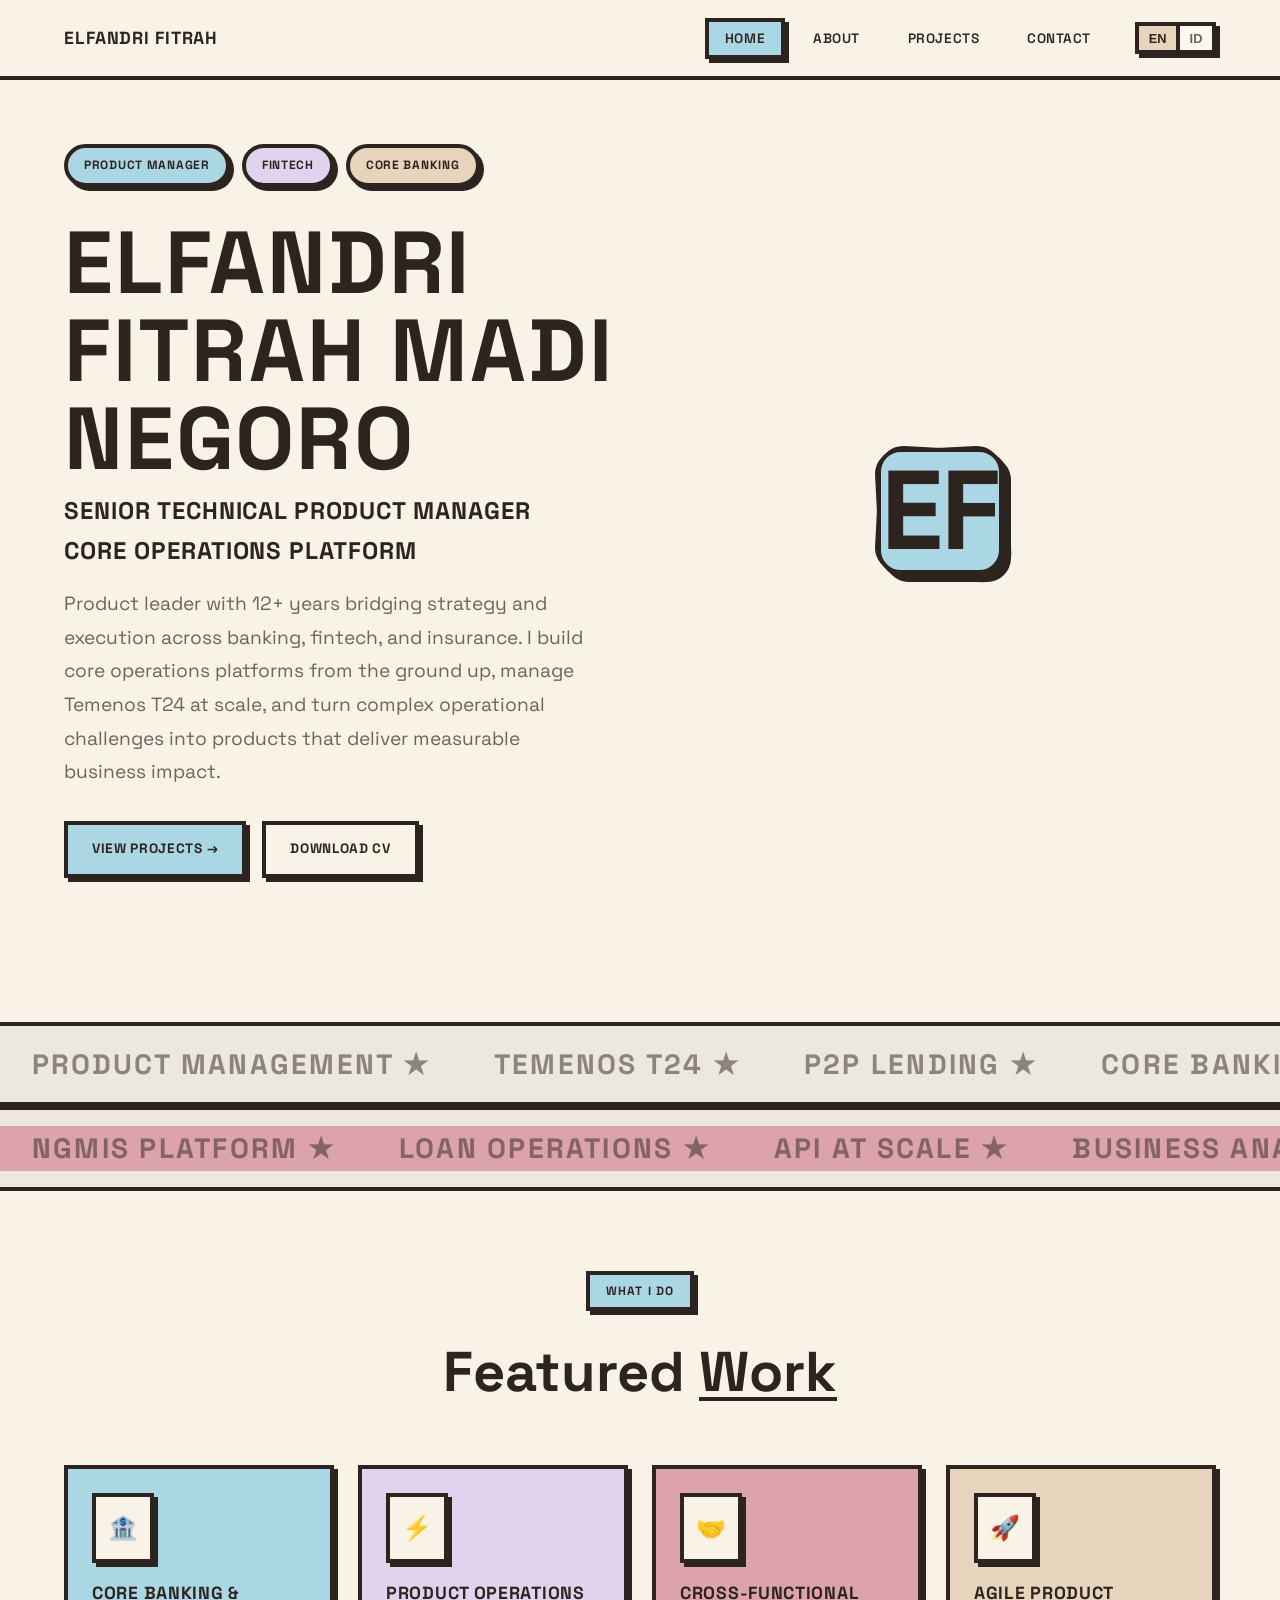
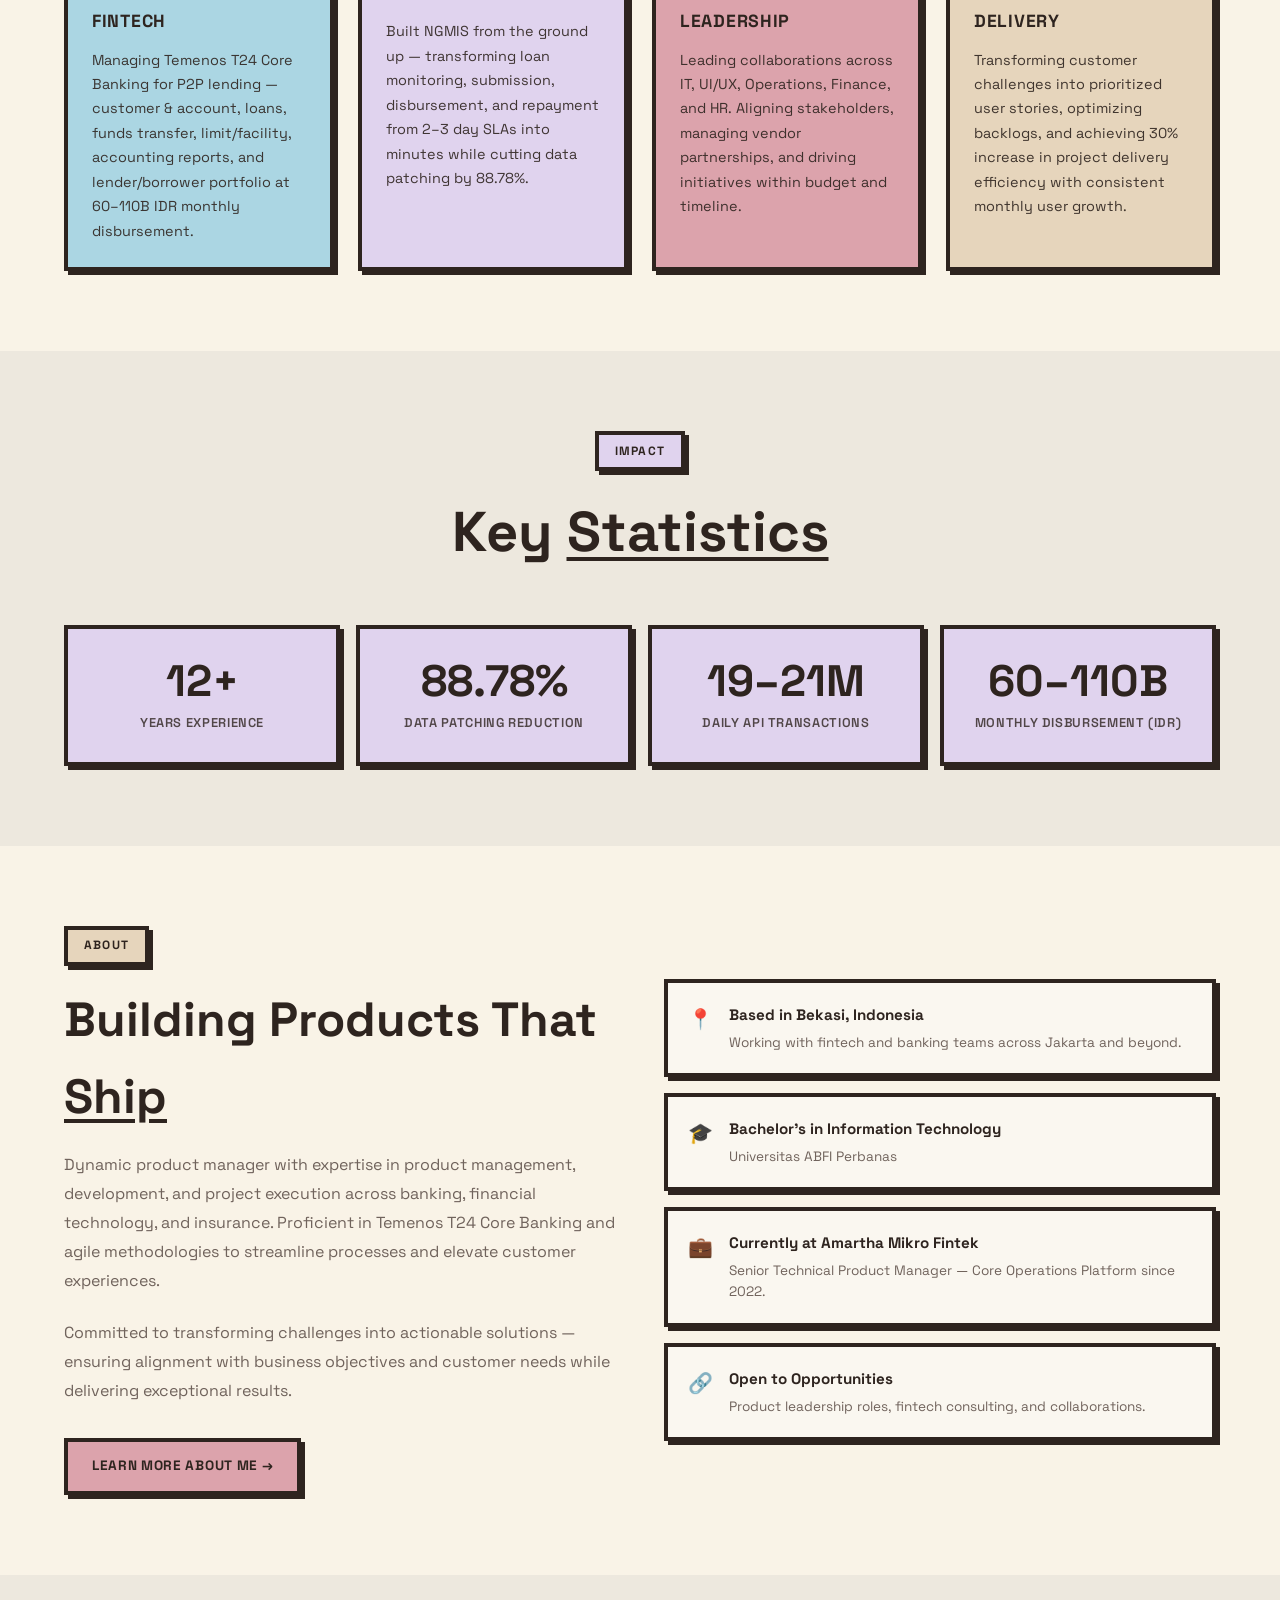
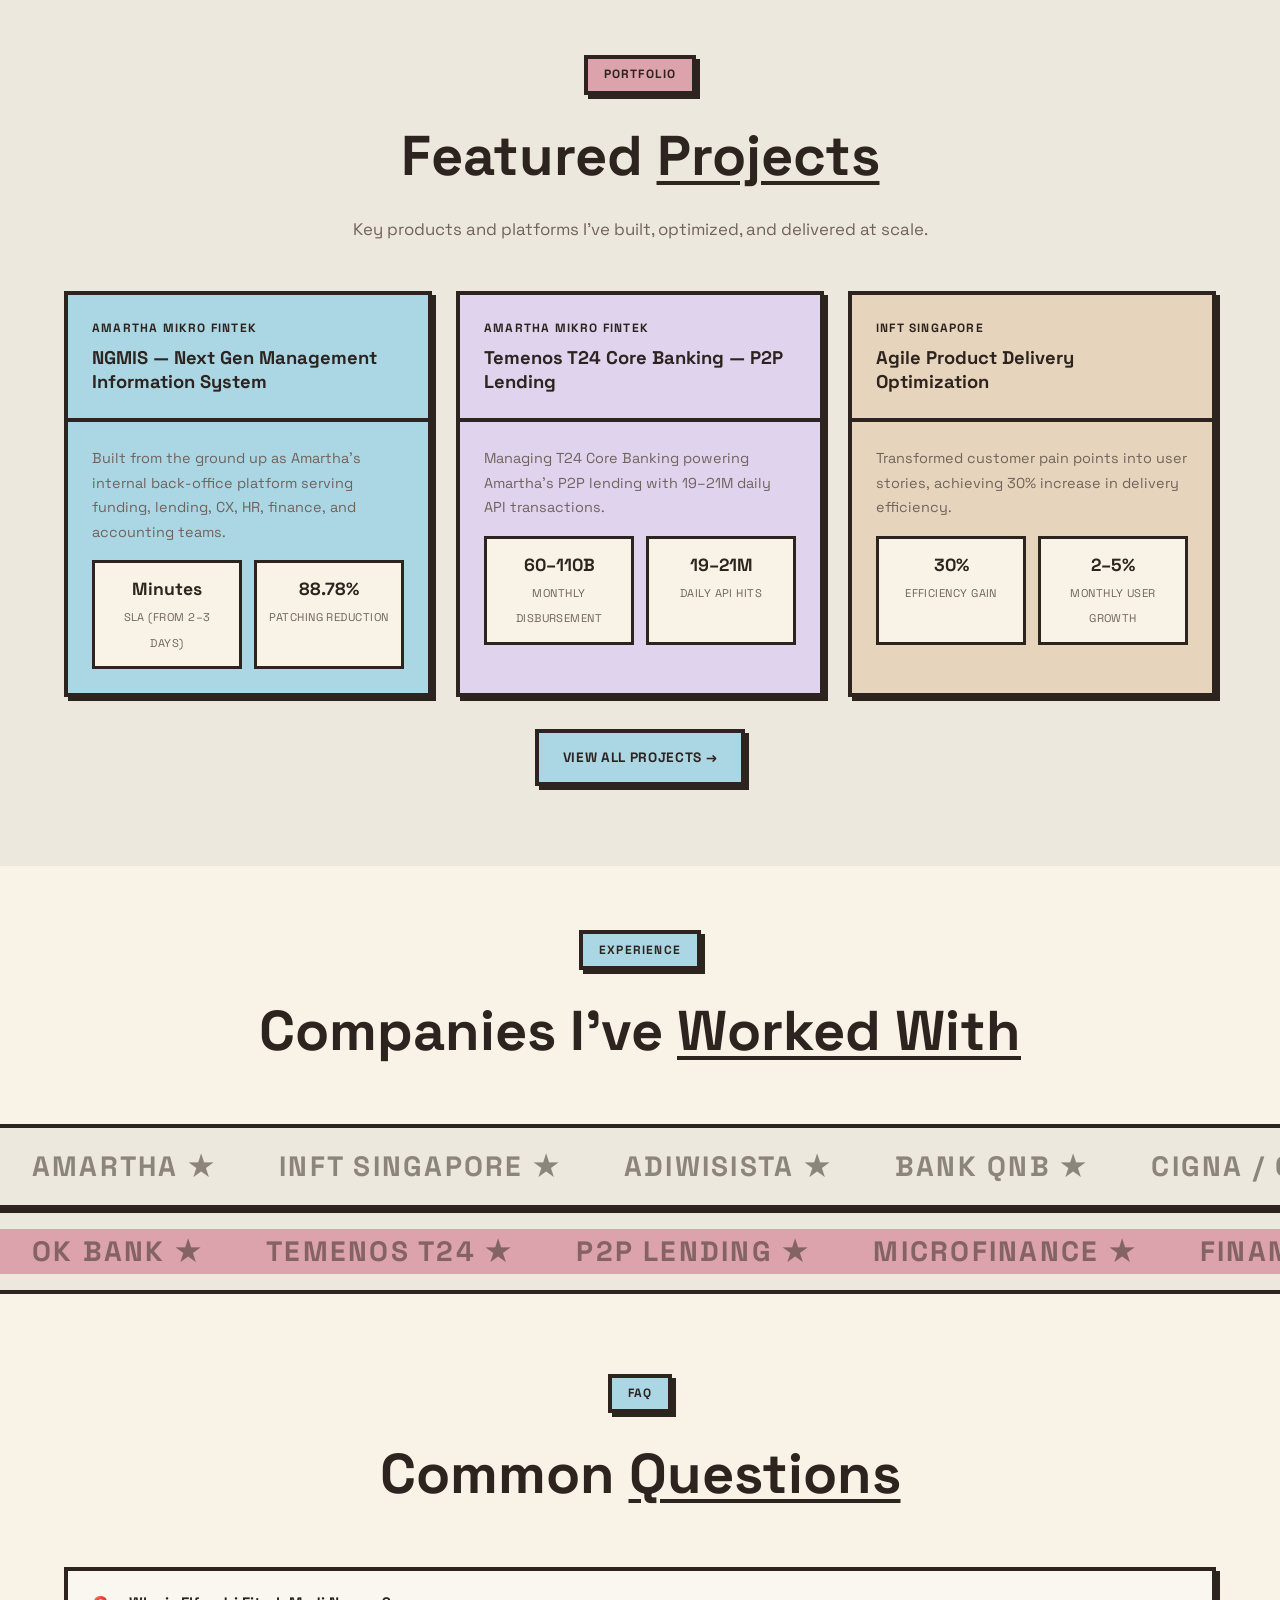
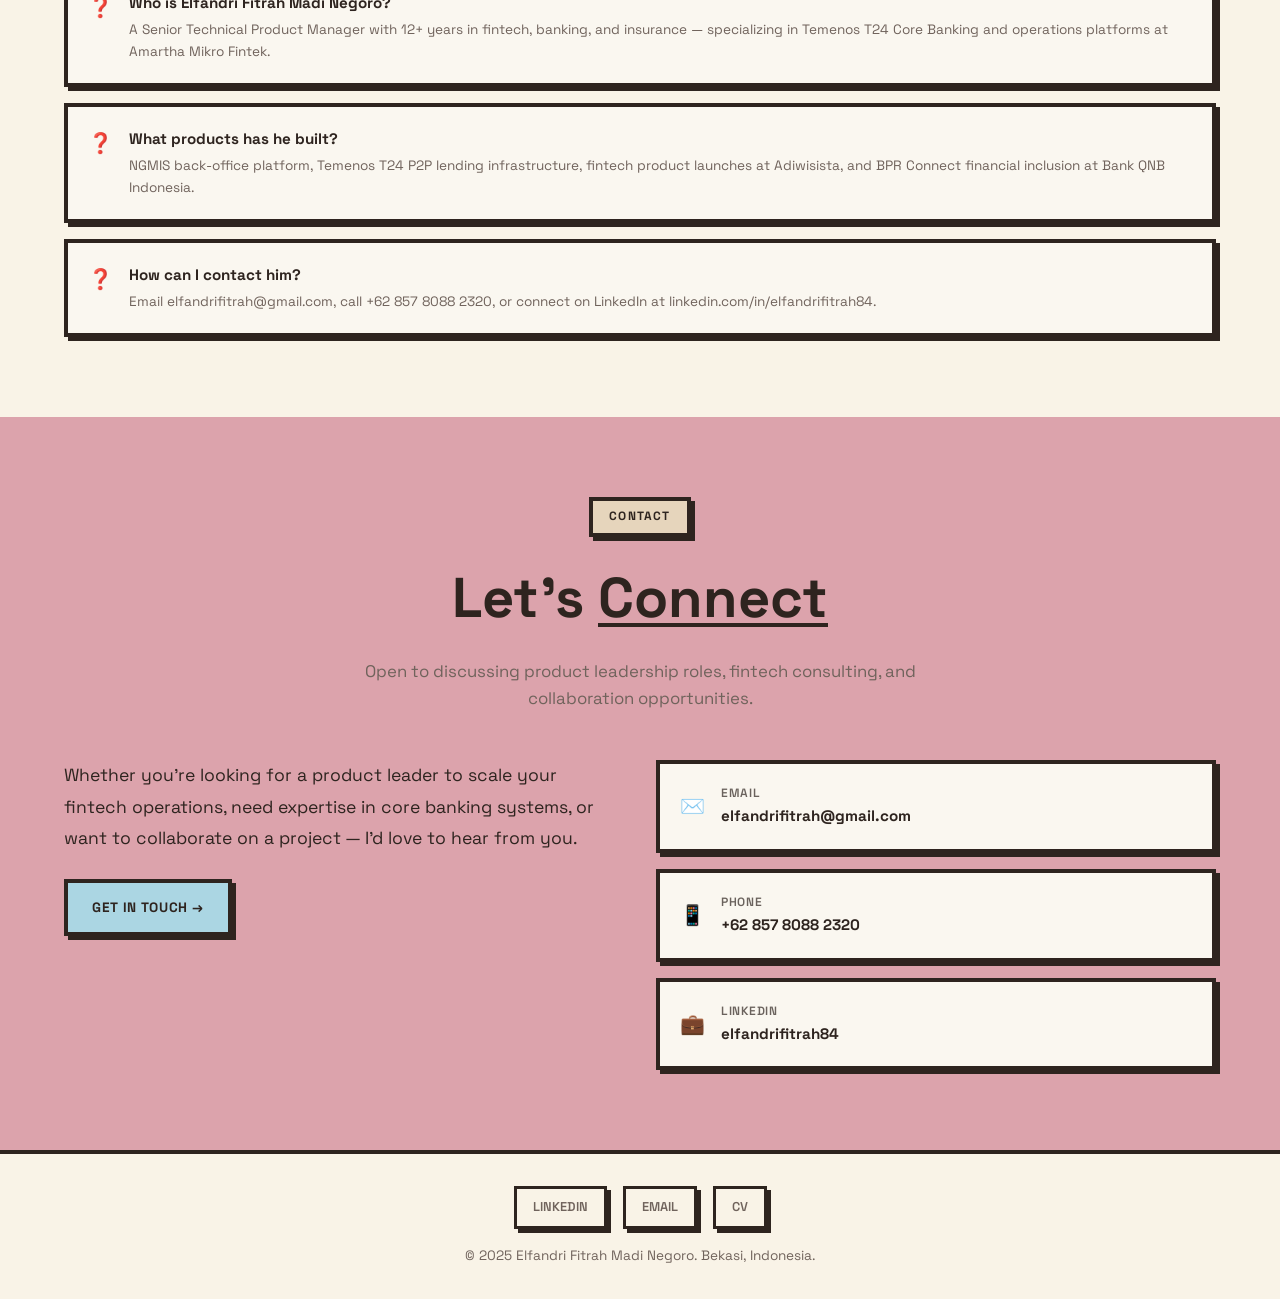
<file: index.html>
<!DOCTYPE html>
<html lang="en">
<head>
  <meta charset="UTF-8">
  <meta name="viewport" content="width=device-width, initial-scale=1.0">

  <!-- Primary SEO -->
  <title>Elfandri Fitrah | Senior Technical Product Manager | Fintech &amp; Core Banking Indonesia</title>
  <meta name="description" content="Elfandri Fitrah Madi Negoro is a Senior Technical Product Manager with 12+ years in fintech, Temenos T24 Core Banking, P2P lending, and NGMIS platform development. Based in Bekasi, Indonesia. Available for product leadership roles.">
  <meta name="author" content="Elfandri Fitrah Madi Negoro">
  <meta name="keywords" content="Elfandri Fitrah, Product Manager Indonesia, Technical Product Manager, Fintech Product Manager, Temenos T24, Core Banking, P2P Lending, NGMIS, Amartha, Microfinance, Agile Product Management, Bekasi, Jakarta">
  <meta name="robots" content="index, follow, max-image-preview:large, max-snippet:-1">
  <link rel="canonical" href="https://elfandrifitrah84.github.io/elfandri-portfolio/">

  <!-- Open Graph -->
  <meta property="og:type" content="profile">
  <meta property="og:url" content="https://elfandrifitrah84.github.io/elfandri-portfolio/">
  <meta property="og:title" content="Elfandri Fitrah | Senior Technical Product Manager">
  <meta property="og:description" content="12+ years building fintech products — NGMIS, Temenos T24 Core Banking, P2P lending at scale. Based in Bekasi, Indonesia.">
  <meta property="og:image" content="https://elfandrifitrah84.github.io/elfandri-portfolio/images/og-image.svg">
  <meta property="og:image:alt" content="Elfandri Fitrah — Senior Technical Product Manager specializing in fintech and core banking">
  <meta property="og:site_name" content="Elfandri Fitrah">
  <meta property="og:locale" content="en_US">
  <meta property="profile:first_name" content="Elfandri">
  <meta property="profile:last_name" content="Fitrah Madi Negoro">

  <!-- Twitter Card -->
  <meta name="twitter:card" content="summary_large_image">
  <meta name="twitter:title" content="Elfandri Fitrah | Senior Technical Product Manager">
  <meta name="twitter:description" content="Fintech product leader — NGMIS, Temenos T24, P2P lending. 12+ years in banking &amp; core operations.">
  <meta name="twitter:image" content="https://elfandrifitrah84.github.io/elfandri-portfolio/images/og-image.svg">
  <meta name="twitter:image:alt" content="Elfandri Fitrah portfolio">

  <!-- Geo & Language -->
  <meta name="geo.region" content="ID-JB">
  <meta name="geo.placename" content="Bekasi, Indonesia">
  <meta name="language" content="English">

  <!-- Discovery -->
  <link rel="alternate" type="text/plain" href="/llms.txt" title="LLM Information">
  <link rel="sitemap" type="application/xml" href="/sitemap.xml">
  <link rel="icon" type="image/svg+xml" href="favicon.svg">

  <!-- Performance -->
  <link rel="preconnect" href="https://fonts.googleapis.com">
  <link rel="preconnect" href="https://fonts.gstatic.com" crossorigin>

  <link rel="stylesheet" href="css/style.css">

  <!-- Structured Data: Person + WebSite + FAQ -->
  <script type="application/ld+json">
  {
    "@context": "https://schema.org",
    "@graph": [
      {
        "@type": "Person",
        "@id": "https://elfandrifitrah84.github.io/elfandri-portfolio/#person",
        "name": "Elfandri Fitrah Madi Negoro",
        "givenName": "Elfandri",
        "familyName": "Fitrah Madi Negoro",
        "url": "https://elfandrifitrah84.github.io/elfandri-portfolio/",
        "image": "https://elfandrifitrah84.github.io/elfandri-portfolio/images/og-image.svg",
        "jobTitle": "Senior Technical Product Manager",
        "description": "Senior Technical Product Manager with 12+ years in fintech, core banking, and product operations across Indonesia and Singapore.",
        "email": "mailto:elfandrifitrah@gmail.com",
        "telephone": "+62-857-8088-2320",
        "address": {
          "@type": "PostalAddress",
          "addressLocality": "Bekasi",
          "addressCountry": "ID"
        },
        "worksFor": {
          "@type": "Organization",
          "name": "PT. Amartha Mikro Fintek",
          "address": { "@type": "PostalAddress", "addressLocality": "Jakarta", "addressCountry": "ID" }
        },
        "alumniOf": {
          "@type": "CollegeOrUniversity",
          "name": "Universitas ABFI Perbanas"
        },
        "knowsAbout": ["Product Management", "Temenos T24", "Core Banking", "P2P Lending", "Fintech", "Agile", "Microfinance", "NGMIS"],
        "sameAs": [
          "https://www.linkedin.com/in/elfandrifitrah84/"
        ]
      },
      {
        "@type": "WebSite",
        "@id": "https://elfandrifitrah84.github.io/elfandri-portfolio/#website",
        "url": "https://elfandrifitrah84.github.io/elfandri-portfolio/",
        "name": "Elfandri Fitrah — Product Manager Portfolio",
        "description": "Professional portfolio of Elfandri Fitrah Madi Negoro, Senior Technical Product Manager in fintech and core banking.",
        "publisher": { "@id": "https://elfandrifitrah84.github.io/elfandri-portfolio/#person" },
        "inLanguage": "en"
      },
      {
        "@type": "FAQPage",
        "mainEntity": [
          {
            "@type": "Question",
            "name": "Who is Elfandri Fitrah Madi Negoro?",
            "acceptedAnswer": {
              "@type": "Answer",
              "text": "Elfandri Fitrah Madi Negoro is a Senior Technical Product Manager with over 12 years of experience in fintech, banking, and insurance. He specializes in core operations platforms, Temenos T24 Core Banking, and P2P lending, and is based in Bekasi, Indonesia."
            }
          },
          {
            "@type": "Question",
            "name": "What is NGMIS?",
            "acceptedAnswer": {
              "@type": "Answer",
              "text": "NGMIS (Next Gen Management Information System) is an internal back-office platform built by Elfandri at Amartha Mikro Fintek. It serves funding, lending, customer experience, HR, finance, and accounting teams, reducing loan operation SLA from 2–3 days to minutes."
            }
          },
          {
            "@type": "Question",
            "name": "Is Elfandri Fitrah available for product management roles?",
            "acceptedAnswer": {
              "@type": "Answer",
              "text": "Yes. Elfandri is open to product leadership roles, fintech consulting, and collaboration opportunities. Contact via elfandrifitrah@gmail.com or LinkedIn at linkedin.com/in/elfandrifitrah84."
            }
          }
        ]
      }
    ]
  }
  </script>
</head>
<body>

  <nav class="navbar" aria-label="Main navigation">
    <div class="container">
      <a href="index.html" class="nav-logo">Elfandri Fitrah</a>
      <button class="nav-toggle" aria-label="Toggle menu">☰</button>
      <ul class="nav-links">
        <li><a href="index.html" class="active" data-i18n="nav-home">Home</a></li>
        <li><a href="about.html" data-i18n="nav-about">About</a></li>
        <li><a href="portfolio.html" data-i18n="nav-projects">Projects</a></li>
        <li><a href="#contact" data-i18n="nav-contact">Contact</a></li>
        <li class="lang-switcher">
          <button class="lang-btn active" data-lang="en">EN</button>
          <button class="lang-btn" data-lang="id">ID</button>
        </li>
      </ul>
    </div>
  </nav>

  <main id="main-content">
  <!-- Hero -->
  <section class="hero" id="home" aria-label="Introduction">
    <div class="container">
      <div class="hero-grid">
        <div class="hero-content">
          <div class="hero-badges fade-in">
            <span class="hero-badge bg-primary" data-i18n="hero-badge-pm">Product Manager</span>
            <span class="hero-badge bg-lavender" data-i18n="hero-badge-fintech">Fintech</span>
            <span class="hero-badge bg-accent" data-i18n="hero-badge-core">Core Banking</span>
          </div>
          <h1 class="fade-in">
            <span class="title-line">Elfandri</span>
            <span class="title-line">Fitrah Madi</span>
            <span class="title-line">Negoro</span>
            <span class="subtitle" data-i18n="hero-subtitle-1">Senior Technical Product Manager</span>
            <span class="subtitle" data-i18n="hero-subtitle-2">Core Operations Platform</span>
          </h1>
          <p class="hero-description fade-in" data-i18n="hero-desc">
            Product leader with 12+ years bridging strategy and execution across banking, fintech, and insurance. I build core operations platforms from the ground up, manage Temenos T24 at scale, and turn complex operational challenges into products that deliver measurable business impact.
          </p>
          <div class="hero-actions fade-in">
            <a href="portfolio.html" class="brutal-btn brutal-btn-primary" data-i18n="btn-view-projects">View Projects →</a>
            <a href="Elfandri_Fitrah_Madi_Negoro_Product_Manager_2025.pdf" class="brutal-btn brutal-btn-outline" target="_blank" rel="noopener" data-i18n="btn-download-cv">Download CV</a>
          </div>
        </div>
        <div class="avatar-frame fade-in" role="img" aria-label="Portrait placeholder for Elfandri Fitrah Madi Negoro">
          <div class="layer-back" aria-hidden="true"></div>
          <div class="layer-mid" aria-hidden="true"></div>
          <div class="layer-front">
            <span class="avatar-initials" aria-hidden="true">EF</span>
          </div>
        </div>
      </div>
    </div>
  </section>

  <!-- Marquee -->
  <div class="marquee-wrap">
    <div class="marquee">
      <span class="marquee-item">Product Management ★</span>
      <span class="marquee-item">Temenos T24 ★</span>
      <span class="marquee-item">P2P Lending ★</span>
      <span class="marquee-item">Core Banking ★</span>
      <span class="marquee-item">Agile & Scrum ★</span>
      <span class="marquee-item">Fintech ★</span>
      <span class="marquee-item">Microfinance ★</span>
      <span class="marquee-item">Cross-Functional Leadership ★</span>
    </div>
  </div>
  <div class="marquee-wrap">
    <div class="marquee marquee-reverse">
      <span class="marquee-item">NGMIS Platform ★</span>
      <span class="marquee-item">Loan Operations ★</span>
      <span class="marquee-item">API at Scale ★</span>
      <span class="marquee-item">Business Analysis ★</span>
      <span class="marquee-item">Go-to-Market ★</span>
      <span class="marquee-item">Financial Inclusion ★</span>
      <span class="marquee-item">Jira & Confluence ★</span>
      <span class="marquee-item">Vendor Partnerships ★</span>
    </div>
  </div>

  <!-- Featured Work -->
  <section id="featured">
    <div class="container">
      <div class="section-header fade-in">
        <span class="sticker sticker-primary" data-i18n="featured-sticker">What I Do</span>
        <h2 data-i18n="featured-title">Featured <span class="underline-brutal">Work</span></h2>
      </div>
      <div class="featured-grid">
        <div class="featured-card bg-primary fade-in">
          <div class="featured-icon">🏦</div>
          <h3 data-i18n="feat-card-1-title">Core Banking & Fintech</h3>
          <p data-i18n="feat-card-1-desc">Managing Temenos T24 Core Banking for P2P lending — customer & account, loans, funds transfer, limit/facility, accounting reports, and lender/borrower portfolio at 60–110B IDR monthly disbursement.</p>
        </div>
        <div class="featured-card bg-lavender fade-in">
          <div class="featured-icon">⚡</div>
          <h3 data-i18n="feat-card-2-title">Product Operations</h3>
          <p data-i18n="feat-card-2-desc">Built NGMIS from the ground up — transforming loan monitoring, submission, disbursement, and repayment from 2–3 day SLAs into minutes while cutting data patching by 88.78%.</p>
        </div>
        <div class="featured-card bg-secondary fade-in">
          <div class="featured-icon">🤝</div>
          <h3 data-i18n="feat-card-3-title">Cross-Functional Leadership</h3>
          <p data-i18n="feat-card-3-desc">Leading collaborations across IT, UI/UX, Operations, Finance, and HR. Aligning stakeholders, managing vendor partnerships, and driving initiatives within budget and timeline.</p>
        </div>
        <div class="featured-card bg-accent fade-in">
          <div class="featured-icon">🚀</div>
          <h3 data-i18n="feat-card-4-title">Agile Product Delivery</h3>
          <p data-i18n="feat-card-4-desc">Transforming customer challenges into prioritized user stories, optimizing backlogs, and achieving 30% increase in project delivery efficiency with consistent monthly user growth.</p>
        </div>
      </div>
    </div>
  </section>

  <!-- Stats -->
  <section class="bg-muted">
    <div class="container">
      <div class="section-header fade-in">
        <span class="sticker sticker-lavender" data-i18n="stats-sticker">Impact</span>
        <h2 data-i18n="stats-title">Key <span class="underline-brutal">Statistics</span></h2>
      </div>
      <div class="stats-grid">
        <div class="stat-card fade-in">
          <div class="stat-number">12+</div>
          <div class="stat-label" data-i18n="stat-1-label">Years Experience</div>
        </div>
        <div class="stat-card fade-in">
          <div class="stat-number">88.78%</div>
          <div class="stat-label" data-i18n="stat-2-label">Data Patching Reduction</div>
        </div>
        <div class="stat-card fade-in">
          <div class="stat-number">19–21M</div>
          <div class="stat-label" data-i18n="stat-3-label">Daily API Transactions</div>
        </div>
        <div class="stat-card fade-in">
          <div class="stat-number">60–110B</div>
          <div class="stat-label" data-i18n="stat-4-label">Monthly Disbursement (IDR)</div>
        </div>
      </div>
    </div>
  </section>

  <!-- About Preview -->
  <section id="about-preview">
    <div class="container">
      <div class="about-preview-grid">
        <div class="fade-in">
          <span class="sticker sticker-accent" data-i18n="about-sticker">About</span>
          <h2 style="font-size: clamp(2rem, 4vw, 3rem); font-weight: 700; margin: 1rem 0;" data-i18n="about-title">Building Products That <span class="underline-brutal">Ship</span></h2>
          <p style="color: var(--muted-fg); line-height: 1.8; margin-bottom: 1.5rem;" data-i18n="about-desc-1">
            Dynamic product manager with expertise in product management, development, and project execution across banking, financial technology, and insurance. Proficient in Temenos T24 Core Banking and agile methodologies to streamline processes and elevate customer experiences.
          </p>
          <p style="color: var(--muted-fg); line-height: 1.8; margin-bottom: 2rem;" data-i18n="about-desc-2">
            Committed to transforming challenges into actionable solutions — ensuring alignment with business objectives and customer needs while delivering exceptional results.
          </p>
          <a href="about.html" class="brutal-btn brutal-btn-secondary" data-i18n="btn-learn-more">Learn More About Me →</a>
        </div>
        <div class="about-highlights fade-in">
          <div class="about-highlight">
            <span class="about-highlight-icon">📍</span>
            <div>
              <h4 data-i18n="about-hl-1-title">Based in Bekasi, Indonesia</h4>
              <p data-i18n="about-hl-1-desc">Working with fintech and banking teams across Jakarta and beyond.</p>
            </div>
          </div>
          <div class="about-highlight">
            <span class="about-highlight-icon">🎓</span>
            <div>
              <h4 data-i18n="about-hl-2-title">Bachelor's in Information Technology</h4>
              <p data-i18n="about-hl-2-desc">Universitas ABFI Perbanas</p>
            </div>
          </div>
          <div class="about-highlight">
            <span class="about-highlight-icon">💼</span>
            <div>
              <h4 data-i18n="about-hl-3-title">Currently at Amartha Mikro Fintek</h4>
              <p data-i18n="about-hl-3-desc">Senior Technical Product Manager — Core Operations Platform since 2022.</p>
            </div>
          </div>
          <div class="about-highlight">
            <span class="about-highlight-icon">🔗</span>
            <div>
              <h4 data-i18n="about-hl-4-title">Open to Opportunities</h4>
              <p data-i18n="about-hl-4-desc">Product leadership roles, fintech consulting, and collaborations.</p>
            </div>
          </div>
        </div>
      </div>
    </div>
  </section>

  <!-- Projects Preview -->
  <section class="bg-muted" id="projects-preview">
    <div class="container">
      <div class="section-header fade-in">
        <span class="sticker sticker-secondary" data-i18n="proj-prev-sticker">Portfolio</span>
        <h2 data-i18n="proj-prev-title">Featured <span class="underline-brutal">Projects</span></h2>
        <p data-i18n="proj-prev-desc">Key products and platforms I've built, optimized, and delivered at scale.</p>
      </div>
      <div class="projects-grid">
        <a href="portfolio.html#ngmis" class="project-card bg-primary fade-in" style="text-decoration: none; color: inherit;">
          <div class="project-card-header">
            <div class="project-company">Amartha Mikro Fintek</div>
            <h3 data-i18n="proj-1-title">NGMIS — Next Gen Management Information System</h3>
          </div>
          <div class="project-card-body">
            <p data-i18n="proj-1-desc">Built from the ground up as Amartha's internal back-office platform serving funding, lending, CX, HR, finance, and accounting teams.</p>
            <div class="project-metrics">
              <div class="project-metric"><strong>Minutes</strong><span data-i18n="proj-1-stat-1">SLA (from 2–3 days)</span></div>
              <div class="project-metric"><strong>88.78%</strong><span data-i18n="proj-1-stat-2">Patching Reduction</span></div>
            </div>
          </div>
        </a>
        <a href="portfolio.html#t24" class="project-card bg-lavender fade-in" style="text-decoration: none; color: inherit;">
          <div class="project-card-header">
            <div class="project-company">Amartha Mikro Fintek</div>
            <h3 data-i18n="proj-2-title">Temenos T24 Core Banking — P2P Lending</h3>
          </div>
          <div class="project-card-body">
            <p data-i18n="proj-2-desc">Managing T24 Core Banking powering Amartha's P2P lending with 19–21M daily API transactions.</p>
            <div class="project-metrics">
              <div class="project-metric"><strong>60–110B</strong><span data-i18n="proj-2-stat-1">Monthly Disbursement</span></div>
              <div class="project-metric"><strong>19–21M</strong><span data-i18n="proj-2-stat-2">Daily API Hits</span></div>
            </div>
          </div>
        </a>
        <a href="portfolio.html#inft" class="project-card bg-accent fade-in" style="text-decoration: none; color: inherit;">
          <div class="project-card-header">
            <div class="project-company">INFT Singapore</div>
            <h3 data-i18n="proj-3-title">Agile Product Delivery Optimization</h3>
          </div>
          <div class="project-card-body">
            <p data-i18n="proj-3-desc">Transformed customer pain points into user stories, achieving 30% increase in delivery efficiency.</p>
            <div class="project-metrics">
              <div class="project-metric"><strong>30%</strong><span data-i18n="proj-3-stat-1">Efficiency Gain</span></div>
              <div class="project-metric"><strong>2–5%</strong><span data-i18n="proj-3-stat-2">Monthly User Growth</span></div>
            </div>
          </div>
        </a>
      </div>
      <div class="text-center mt-4 fade-in">
        <a href="portfolio.html" class="brutal-btn brutal-btn-primary" data-i18n="btn-view-all-projects">View All Projects →</a>
      </div>
    </div>
  </section>

  <!-- Companies Marquee -->
  <section style="padding: 0;">
    <div class="section-header fade-in" style="padding-top: 4rem;">
      <span class="sticker sticker-primary" data-i18n="exp-sticker">Experience</span>
      <h2 data-i18n="exp-title">Companies I've <span class="underline-brutal">Worked With</span></h2>
    </div>
    <div class="marquee-wrap">
      <div class="marquee">
        <span class="marquee-item">Amartha ★</span>
        <span class="marquee-item">INFT Singapore ★</span>
        <span class="marquee-item">Adiwisista ★</span>
        <span class="marquee-item">Bank QNB ★</span>
        <span class="marquee-item">Cigna / Chub Life ★</span>
        <span class="marquee-item">Bank Andara ★</span>
      </div>
    </div>
    <div class="marquee-wrap">
      <div class="marquee marquee-reverse">
        <span class="marquee-item">OK Bank ★</span>
        <span class="marquee-item">Temenos T24 ★</span>
        <span class="marquee-item">P2P Lending ★</span>
        <span class="marquee-item">Microfinance ★</span>
        <span class="marquee-item">Financial Inclusion ★</span>
        <span class="marquee-item">Core Banking ★</span>
      </div>
    </div>
  </section>

  <!-- FAQ (SEO) -->
  <section id="faq" aria-label="Frequently asked questions">
    <div class="container">
      <div class="section-header fade-in">
        <span class="sticker sticker-primary" data-i18n="faq-sticker">FAQ</span>
        <h2 data-i18n="faq-title">Common <span class="underline-brutal">Questions</span></h2>
      </div>
      <div class="about-highlights" itemscope itemtype="https://schema.org/FAQPage">
        <article class="about-highlight fade-in" itemscope itemprop="mainEntity" itemtype="https://schema.org/Question">
          <span class="about-highlight-icon" aria-hidden="true">❓</span>
          <div>
            <h3 itemprop="name" style="font-size: 0.95rem; font-weight: 700; margin-bottom: 0.25rem;" data-i18n="faq-q1">Who is Elfandri Fitrah Madi Negoro?</h3>
            <p itemscope itemprop="acceptedAnswer" itemtype="https://schema.org/Answer" style="font-size: 0.85rem; color: var(--muted-fg);">
              <span itemprop="text" data-i18n="faq-a1">A Senior Technical Product Manager with 12+ years in fintech, banking, and insurance — specializing in Temenos T24 Core Banking and operations platforms at Amartha Mikro Fintek.</span>
            </p>
          </div>
        </article>
        <article class="about-highlight fade-in" itemscope itemprop="mainEntity" itemtype="https://schema.org/Question">
          <span class="about-highlight-icon" aria-hidden="true">❓</span>
          <div>
            <h3 itemprop="name" style="font-size: 0.95rem; font-weight: 700; margin-bottom: 0.25rem;" data-i18n="faq-q2">What products has he built?</h3>
            <p itemscope itemprop="acceptedAnswer" itemtype="https://schema.org/Answer" style="font-size: 0.85rem; color: var(--muted-fg);">
              <span itemprop="text" data-i18n="faq-a2">NGMIS back-office platform, Temenos T24 P2P lending infrastructure, fintech product launches at Adiwisista, and BPR Connect financial inclusion at Bank QNB Indonesia.</span>
            </p>
          </div>
        </article>
        <article class="about-highlight fade-in" itemscope itemprop="mainEntity" itemtype="https://schema.org/Question">
          <span class="about-highlight-icon" aria-hidden="true">❓</span>
          <div>
            <h3 itemprop="name" style="font-size: 0.95rem; font-weight: 700; margin-bottom: 0.25rem;" data-i18n="faq-q3">How can I contact him?</h3>
            <p itemscope itemprop="acceptedAnswer" itemtype="https://schema.org/Answer" style="font-size: 0.85rem; color: var(--muted-fg);">
              <span itemprop="text" data-i18n="faq-a3">Email elfandrifitrah@gmail.com, call +62 857 8088 2320, or connect on LinkedIn at linkedin.com/in/elfandrifitrah84.</span>
            </p>
          </div>
        </article>
      </div>
    </div>
  </section>

  <!-- Contact -->
  <section id="contact" class="bg-secondary" aria-label="Contact information">
    <div class="container">
      <div class="section-header fade-in">
        <span class="sticker sticker-accent" data-i18n="contact-sticker">Contact</span>
        <h2 data-i18n="contact-title">Let's <span class="underline-brutal">Connect</span></h2>
        <p data-i18n="contact-subtitle">Open to discussing product leadership roles, fintech consulting, and collaboration opportunities.</p>
      </div>
      <div class="contact-grid">
        <div class="fade-in">
          <p style="font-size: 1.1rem; line-height: 1.8; margin-bottom: 1.5rem;" data-i18n="contact-desc">
            Whether you're looking for a product leader to scale your fintech operations, need expertise in core banking systems, or want to collaborate on a project — I'd love to hear from you.
          </p>
          <a href="mailto:elfandrifitrah@gmail.com" class="brutal-btn brutal-btn-primary" data-i18n="btn-get-in-touch">Get in Touch →</a>
        </div>
        <div class="contact-links fade-in">
          <a href="mailto:elfandrifitrah@gmail.com" class="contact-link">
            <span class="contact-link-icon">✉️</span>
            <div class="contact-link-text">
              <span data-i18n="contact-email-label">Email</span>
              <strong>elfandrifitrah@gmail.com</strong>
            </div>
          </a>
          <a href="tel:+6285780882320" class="contact-link">
            <span class="contact-link-icon">📱</span>
            <div class="contact-link-text">
              <span data-i18n="contact-phone-label">Phone</span>
              <strong>+62 857 8088 2320</strong>
            </div>
          </a>
          <a href="https://www.linkedin.com/in/elfandrifitrah84/" class="contact-link" target="_blank" rel="noopener">
            <span class="contact-link-icon">💼</span>
            <div class="contact-link-text">
              <span data-i18n="contact-linkedin-label">LinkedIn</span>
              <strong>elfandrifitrah84</strong>
            </div>
          </a>
        </div>
      </div>
    </div>
  </section>
  </main>

  <footer class="footer" role="contentinfo">
    <div class="container">
      <div class="footer-social">
        <a href="https://www.linkedin.com/in/elfandrifitrah84/" target="_blank" rel="noopener">LinkedIn</a>
        <a href="mailto:elfandrifitrah@gmail.com">Email</a>
        <a href="Elfandri_Fitrah_Madi_Negoro_Product_Manager_2025.pdf" target="_blank" rel="noopener">CV</a>
      </div>
      <p>&copy; 2025 Elfandri Fitrah Madi Negoro. Bekasi, Indonesia.</p>
    </div>
  </footer>

  <script src="js/i18n.js"></script>
  <script src="js/main.js"></script>
</body>
</html>
</file>
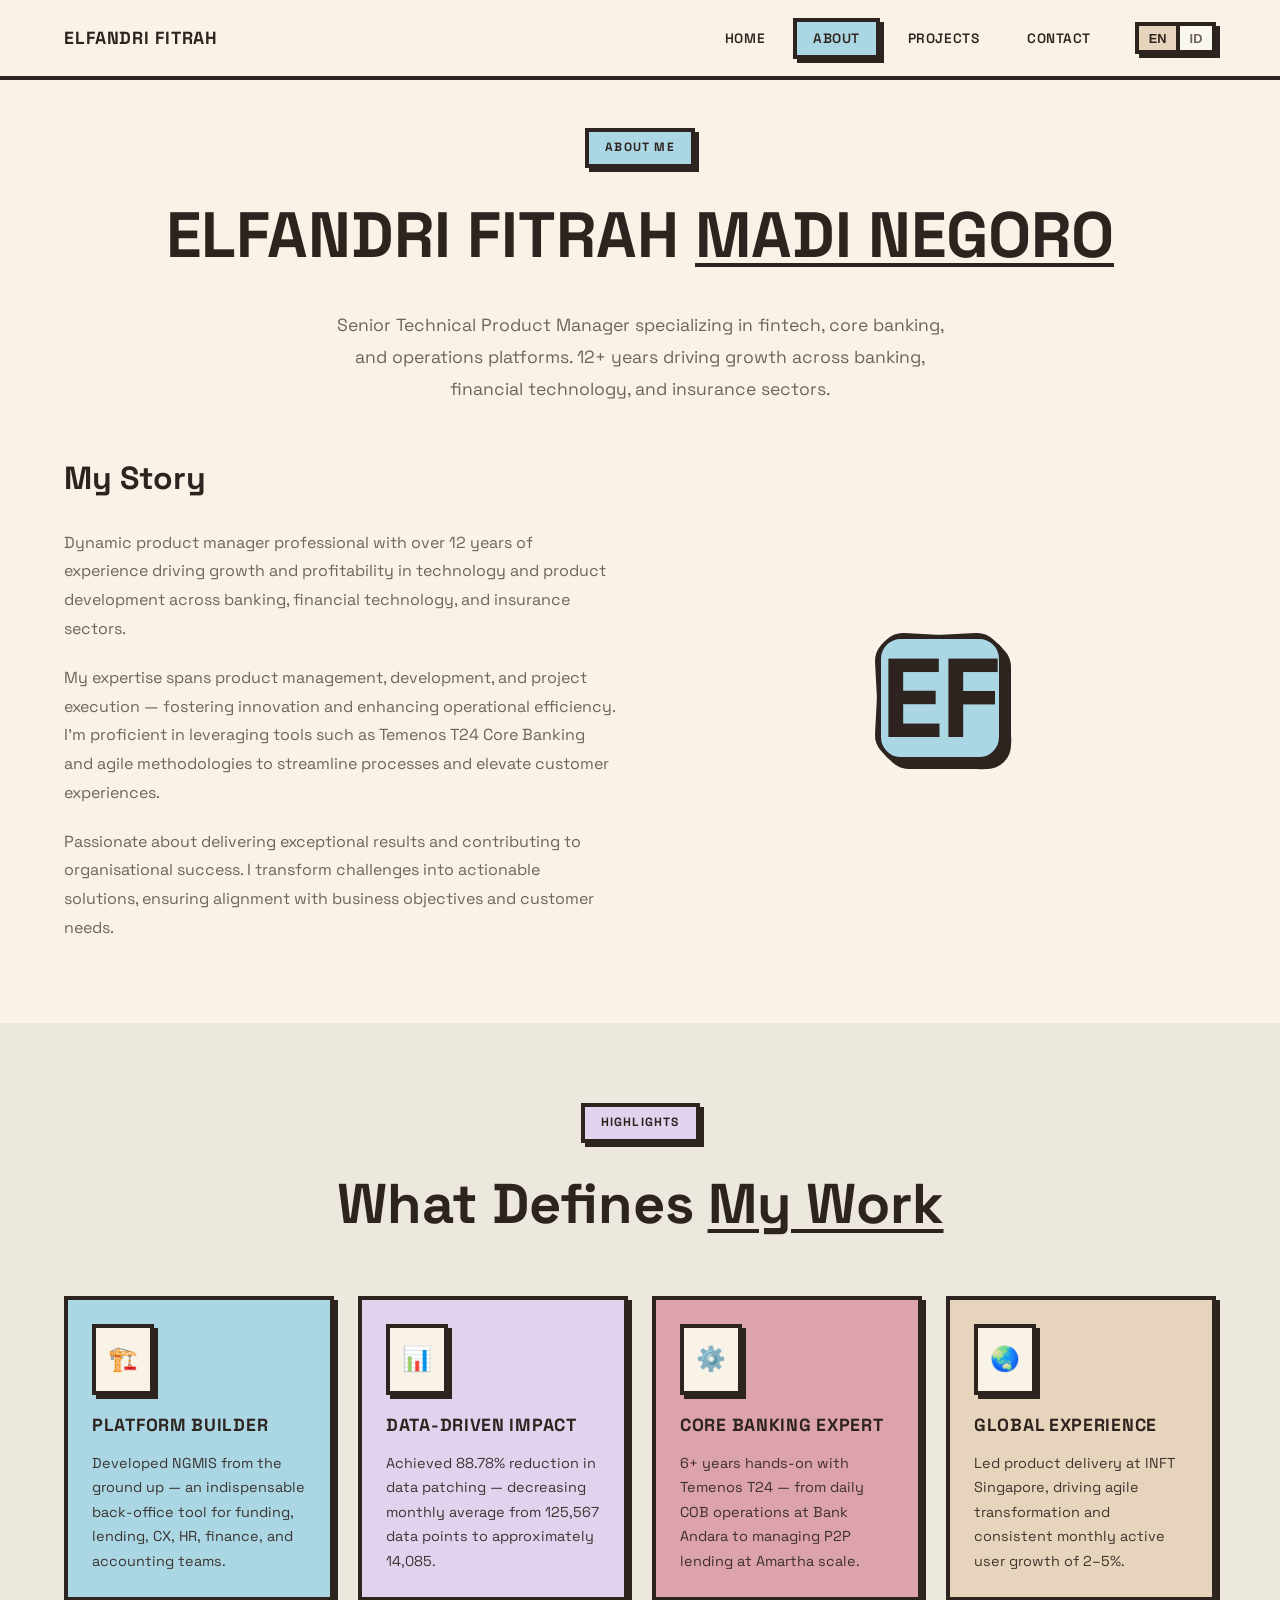
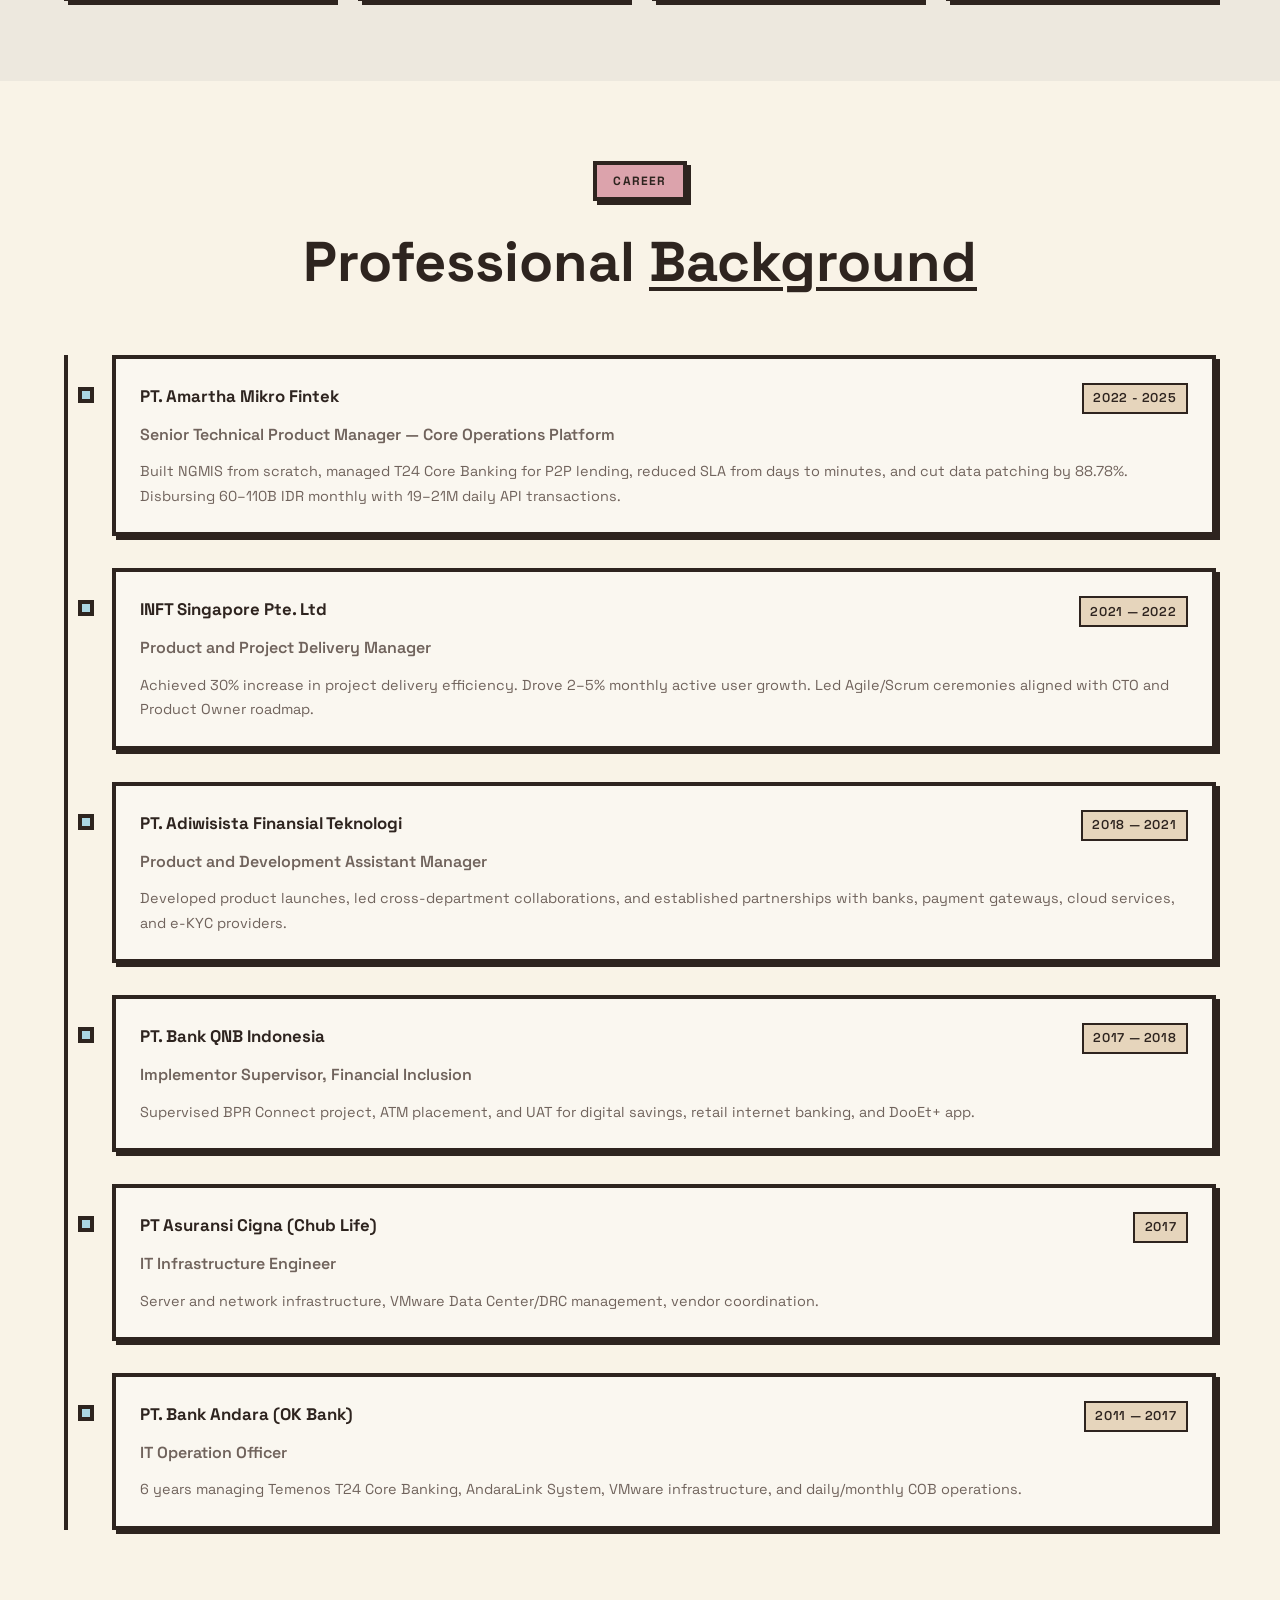
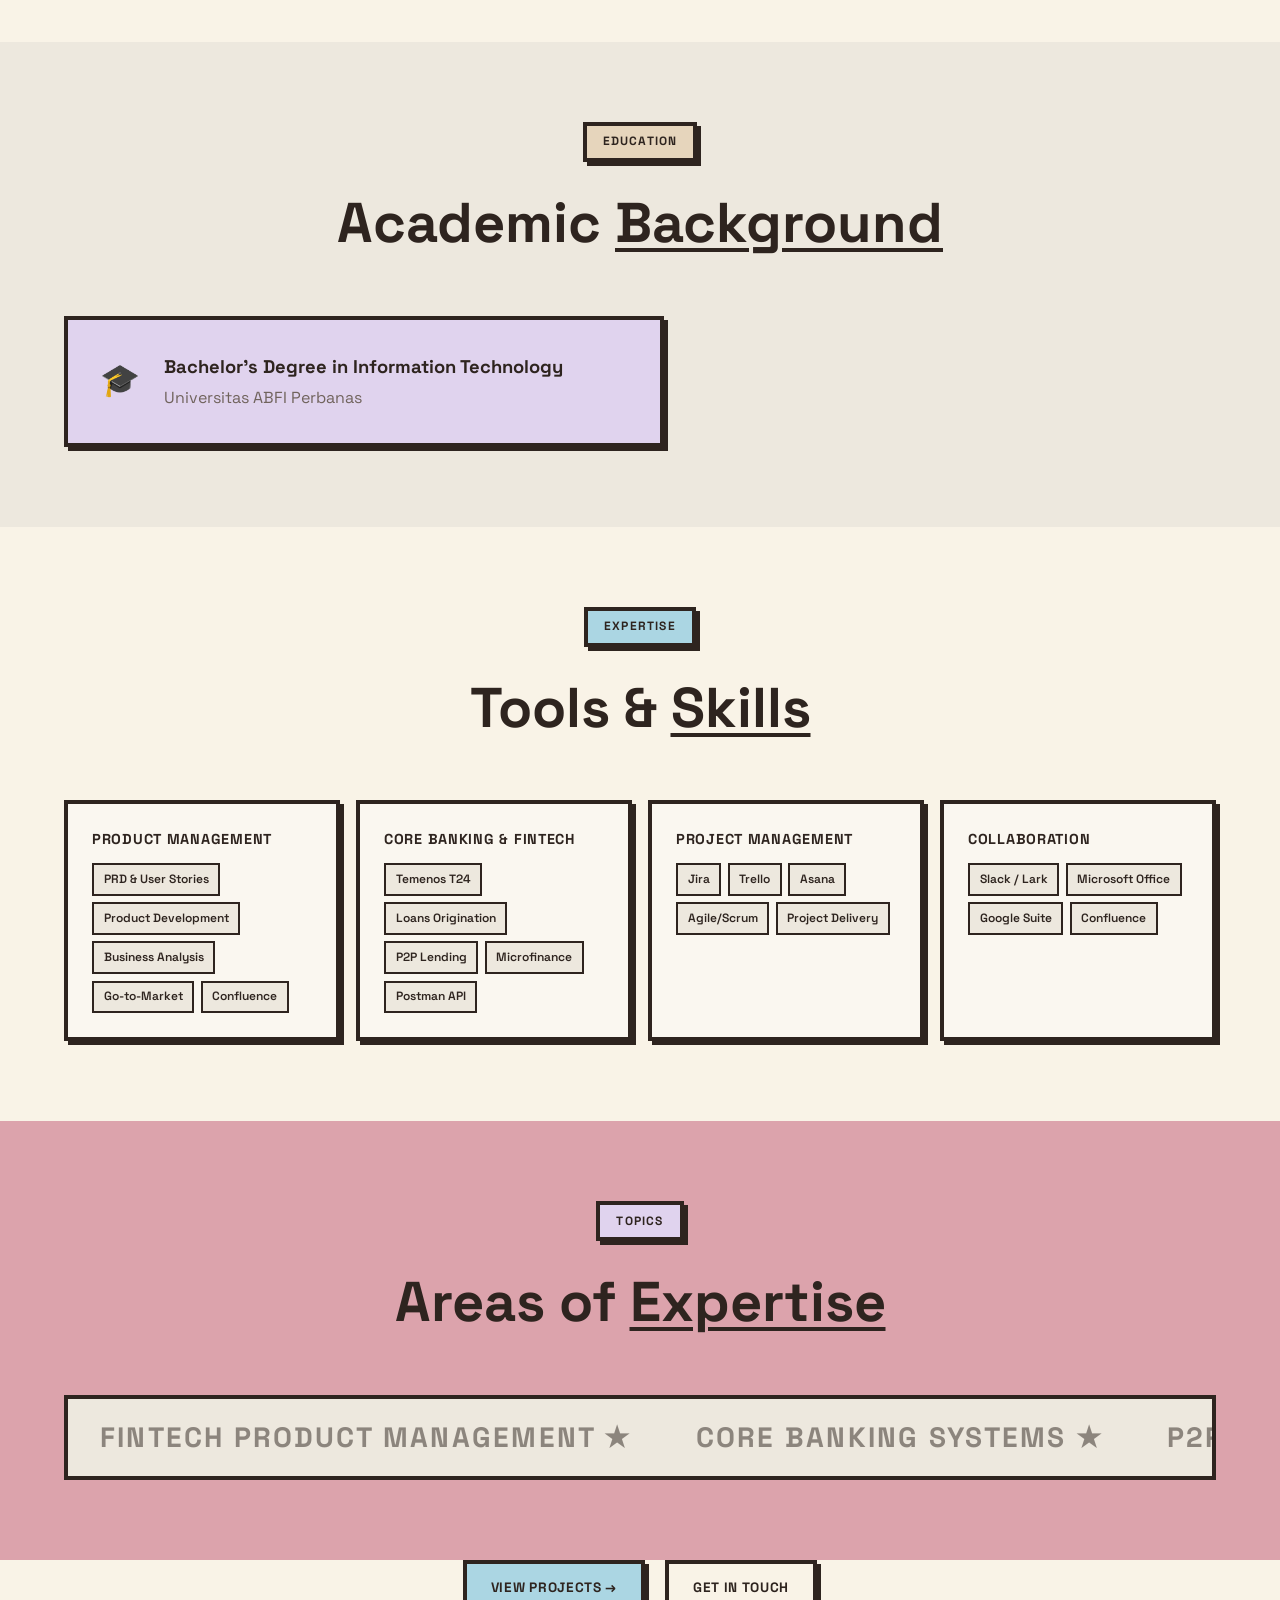
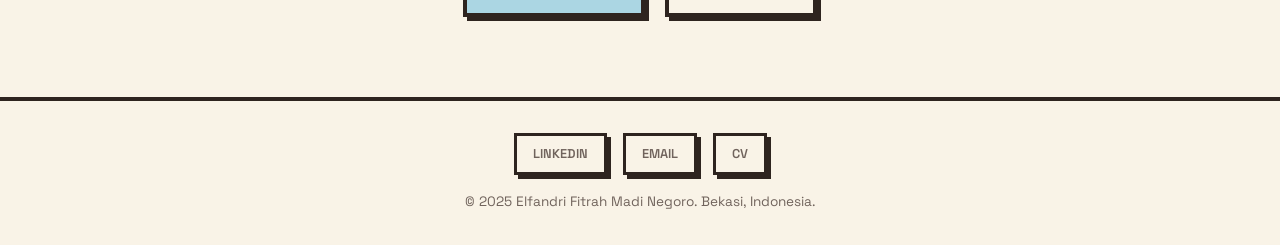
<file: about.html>
<!DOCTYPE html>
<html lang="en">
<head>
  <meta charset="UTF-8">
  <meta name="viewport" content="width=device-width, initial-scale=1.0">

  <title>About Elfandri Fitrah | Senior Technical Product Manager | Career &amp; Skills</title>
  <meta name="description" content="Learn about Elfandri Fitrah Madi Negoro — 12+ years in fintech product management, Temenos T24 Core Banking, Amartha NGMIS, career at INFT Singapore, Adiwisista, and Bank Andara.">
  <meta name="author" content="Elfandri Fitrah Madi Negoro">
  <meta name="keywords" content="Elfandri Fitrah about, Product Manager career Indonesia, Temenos T24 experience, fintech product leader, Amartha product manager">
  <meta name="robots" content="index, follow">
  <link rel="canonical" href="https://elfandrifitrah84.github.io/elfandri-portfolio/about.html">

  <meta property="og:type" content="profile">
  <meta property="og:url" content="https://elfandrifitrah84.github.io/elfandri-portfolio/about.html">
  <meta property="og:title" content="About Elfandri Fitrah | Product Manager">
  <meta property="og:description" content="12+ years in fintech, core banking, and product operations. Career timeline, skills, and education.">
  <meta property="og:image" content="https://elfandrifitrah84.github.io/elfandri-portfolio/images/og-image.svg">

  <meta name="twitter:card" content="summary_large_image">
  <meta name="twitter:title" content="About Elfandri Fitrah">
  <meta name="twitter:description" content="Senior Technical Product Manager — fintech, Temenos T24, NGMIS, 12+ years experience.">

  <link rel="icon" type="image/svg+xml" href="favicon.svg">
  <link rel="preconnect" href="https://fonts.googleapis.com">
  <link rel="preconnect" href="https://fonts.gstatic.com" crossorigin>
  <link rel="stylesheet" href="css/style.css">

  <script type="application/ld+json">
  {
    "@context": "https://schema.org",
    "@type": "ProfilePage",
    "mainEntity": {
      "@type": "Person",
      "@id": "https://elfandrifitrah84.github.io/elfandri-portfolio/#person",
      "name": "Elfandri Fitrah Madi Negoro",
      "jobTitle": "Senior Technical Product Manager",
      "description": "Product leader with 12+ years in fintech, core banking, and operations platforms across Indonesia and Singapore.",
      "url": "https://elfandrifitrah84.github.io/elfandri-portfolio/about.html",
      "sameAs": ["https://www.linkedin.com/in/elfandrifitrah84/"],
      "alumniOf": { "@type": "CollegeOrUniversity", "name": "Universitas ABFI Perbanas" },
      "hasOccupation": {
        "@type": "Occupation",
        "name": "Senior Technical Product Manager",
        "occupationLocation": { "@type": "City", "name": "Bekasi, Indonesia" }
      }
    },
    "breadcrumb": {
      "@type": "BreadcrumbList",
      "itemListElement": [
        { "@type": "ListItem", "position": 1, "name": "Home", "item": "https://elfandrifitrah84.github.io/elfandri-portfolio/" },
        { "@type": "ListItem", "position": 2, "name": "About", "item": "https://elfandrifitrah84.github.io/elfandri-portfolio/about.html" }
      ]
    }
  }
  </script>
</head>
<body>

  <nav class="navbar" aria-label="Main navigation">
    <div class="container">
      <a href="index.html" class="nav-logo">Elfandri Fitrah</a>
      <button class="nav-toggle" aria-label="Toggle menu">☰</button>
      <ul class="nav-links">
        <li><a href="index.html" data-i18n="nav-home">Home</a></li>
        <li><a href="about.html" class="active" data-i18n="nav-about">About</a></li>
        <li><a href="portfolio.html" data-i18n="nav-projects">Projects</a></li>
        <li><a href="index.html#contact" data-i18n="nav-contact">Contact</a></li>
        <li class="lang-switcher">
          <button class="lang-btn active" data-lang="en">EN</button>
          <button class="lang-btn" data-lang="id">ID</button>
        </li>
      </ul>
    </div>
  </nav>

  <main id="main-content">
  <section class="page-hero" aria-label="About page introduction">
    <div class="container fade-in">
      <span class="sticker sticker-primary" data-i18n="about-page-sticker">About Me</span>
      <h1>Elfandri Fitrah <span class="underline-brutal">Madi Negoro</span></h1>
      <p style="color: var(--muted-fg); max-width: 640px; margin: 1.5rem auto 0; font-size: 1.1rem; line-height: 1.8;" data-i18n="about-page-desc">
        Senior Technical Product Manager specializing in fintech, core banking, and operations platforms. 12+ years driving growth across banking, financial technology, and insurance sectors.
      </p>
    </div>
  </section>

  <!-- Bio -->
  <section style="padding-top: 0;">
    <div class="container">
      <div class="about-preview-grid">
        <div class="fade-in">
          <h2 style="font-size: 2rem; font-weight: 700; margin-bottom: 1.5rem;" data-i18n="about-story-title">My Story</h2>
          <p style="color: var(--muted-fg); line-height: 1.8; margin-bottom: 1.25rem;" data-i18n="about-story-1">
            Dynamic product manager professional with over 12 years of experience driving growth and profitability in technology and product development across banking, financial technology, and insurance sectors.
          </p>
          <p style="color: var(--muted-fg); line-height: 1.8; margin-bottom: 1.25rem;" data-i18n="about-story-2">
            My expertise spans product management, development, and project execution — fostering innovation and enhancing operational efficiency. I'm proficient in leveraging tools such as Temenos T24 Core Banking and agile methodologies to streamline processes and elevate customer experiences.
          </p>
          <p style="color: var(--muted-fg); line-height: 1.8;" data-i18n="about-story-3">
            Passionate about delivering exceptional results and contributing to organisational success. I transform challenges into actionable solutions, ensuring alignment with business objectives and customer needs.
          </p>
        </div>
        <div class="avatar-frame fade-in" style="max-width: 320px;">
          <div class="layer-back"></div>
          <div class="layer-mid"></div>
          <div class="layer-front">
            <span class="avatar-initials">EF</span>
          </div>
        </div>
      </div>
    </div>
  </section>

  <!-- Highlights -->
  <section class="bg-muted">
    <div class="container">
      <div class="section-header fade-in">
        <span class="sticker sticker-lavender" data-i18n="about-hl-sticker">Highlights</span>
        <h2 data-i18n="about-hl-title">What Defines <span class="underline-brutal">My Work</span></h2>
      </div>
      <div class="featured-grid">
        <div class="featured-card bg-primary fade-in">
          <div class="featured-icon">🏗️</div>
          <h3 data-i18n="about-hl-card1-title">Platform Builder</h3>
          <p data-i18n="about-hl-card1-desc">Developed NGMIS from the ground up — an indispensable back-office tool for funding, lending, CX, HR, finance, and accounting teams.</p>
        </div>
        <div class="featured-card bg-lavender fade-in">
          <div class="featured-icon">📊</div>
          <h3 data-i18n="about-hl-card2-title">Data-Driven Impact</h3>
          <p data-i18n="about-hl-card2-desc">Achieved 88.78% reduction in data patching — decreasing monthly average from 125,567 data points to approximately 14,085.</p>
        </div>
        <div class="featured-card bg-secondary fade-in">
          <div class="featured-icon">⚙️</div>
          <h3 data-i18n="about-hl-card3-title">Core Banking Expert</h3>
          <p data-i18n="about-hl-card3-desc">6+ years hands-on with Temenos T24 — from daily COB operations at Bank Andara to managing P2P lending at Amartha scale.</p>
        </div>
        <div class="featured-card bg-accent fade-in">
          <div class="featured-icon">🌏</div>
          <h3 data-i18n="about-hl-card4-title">Global Experience</h3>
          <p data-i18n="about-hl-card4-desc">Led product delivery at INFT Singapore, driving agile transformation and consistent monthly active user growth of 2–5%.</p>
        </div>
      </div>
    </div>
  </section>

  <!-- Experience Timeline -->
  <section id="experience">
    <div class="container">
      <div class="section-header fade-in">
        <span class="sticker sticker-secondary" data-i18n="about-career-sticker">Career</span>
        <h2 data-i18n="about-career-title">Professional <span class="underline-brutal">Background</span></h2>
      </div>
      <div class="timeline">
        <div class="timeline-item fade-in">
          <div class="timeline-header">
            <span class="timeline-company">PT. Amartha Mikro Fintek</span>
            <span class="timeline-period">2022 - 2025</span>
          </div>
          <div class="timeline-role" data-i18n="career-amartha-role">Senior Technical Product Manager — Core Operations Platform</div>
          <p class="timeline-desc" data-i18n="career-amartha-desc">Built NGMIS from scratch, managed T24 Core Banking for P2P lending, reduced SLA from days to minutes, and cut data patching by 88.78%. Disbursing 60–110B IDR monthly with 19–21M daily API transactions.</p>
        </div>
        <div class="timeline-item fade-in">
          <div class="timeline-header">
            <span class="timeline-company">INFT Singapore Pte. Ltd</span>
            <span class="timeline-period">2021 — 2022</span>
          </div>
          <div class="timeline-role" data-i18n="career-inft-role">Product and Project Delivery Manager</div>
          <p class="timeline-desc" data-i18n="career-inft-desc">Achieved 30% increase in project delivery efficiency. Drove 2–5% monthly active user growth. Led Agile/Scrum ceremonies aligned with CTO and Product Owner roadmap.</p>
        </div>
        <div class="timeline-item fade-in">
          <div class="timeline-header">
            <span class="timeline-company">PT. Adiwisista Finansial Teknologi</span>
            <span class="timeline-period">2018 — 2021</span>
          </div>
          <div class="timeline-role" data-i18n="career-adiwisista-role">Product and Development Assistant Manager</div>
          <p class="timeline-desc" data-i18n="career-adiwisista-desc">Developed product launches, led cross-department collaborations, and established partnerships with banks, payment gateways, cloud services, and e-KYC providers.</p>
        </div>
        <div class="timeline-item fade-in">
          <div class="timeline-header">
            <span class="timeline-company">PT. Bank QNB Indonesia</span>
            <span class="timeline-period">2017 — 2018</span>
          </div>
          <div class="timeline-role" data-i18n="career-qnb-role">Implementor Supervisor, Financial Inclusion</div>
          <p class="timeline-desc" data-i18n="career-qnb-desc">Supervised BPR Connect project, ATM placement, and UAT for digital savings, retail internet banking, and DooEt+ app.</p>
        </div>
        <div class="timeline-item fade-in">
          <div class="timeline-header">
            <span class="timeline-company">PT Asuransi Cigna (Chub Life)</span>
            <span class="timeline-period">2017</span>
          </div>
          <div class="timeline-role" data-i18n="career-cigna-role">IT Infrastructure Engineer</div>
          <p class="timeline-desc" data-i18n="career-cigna-desc">Server and network infrastructure, VMware Data Center/DRC management, vendor coordination.</p>
        </div>
        <div class="timeline-item fade-in">
          <div class="timeline-header">
            <span class="timeline-company">PT. Bank Andara (OK Bank)</span>
            <span class="timeline-period">2011 — 2017</span>
          </div>
          <div class="timeline-role" data-i18n="career-andara-role">IT Operation Officer</div>
          <p class="timeline-desc" data-i18n="career-andara-desc">6 years managing Temenos T24 Core Banking, AndaraLink System, VMware infrastructure, and daily/monthly COB operations.</p>
        </div>
      </div>
    </div>
  </section>

  <!-- Education -->
  <section class="bg-muted">
    <div class="container">
      <div class="section-header fade-in">
        <span class="sticker sticker-accent" data-i18n="about-edu-sticker">Education</span>
        <h2 data-i18n="about-edu-title">Academic <span class="underline-brutal">Background</span></h2>
      </div>
      <div class="education-card fade-in">
        <span class="education-icon">🎓</span>
        <div>
          <h3 style="font-size: 1.15rem; font-weight: 700; margin-bottom: 0.25rem;" data-i18n="about-edu-degree">Bachelor's Degree in Information Technology</h3>
          <p style="color: var(--muted-fg);">Universitas ABFI Perbanas</p>
        </div>
      </div>
    </div>
  </section>

  <!-- Skills -->
  <section id="skills">
    <div class="container">
      <div class="section-header fade-in">
        <span class="sticker sticker-primary" data-i18n="about-skills-sticker">Expertise</span>
        <h2 data-i18n="about-skills-title">Tools & <span class="underline-brutal">Skills</span></h2>
      </div>
      <div class="skills-grid">
        <div class="skill-card fade-in">
          <h4 data-i18n="skills-pm">Product Management</h4>
          <ul class="skill-list">
            <li data-i18n="skills-pm-1">PRD & User Stories</li>
            <li data-i18n="skills-pm-2">Product Development</li>
            <li data-i18n="skills-pm-3">Business Analysis</li>
            <li data-i18n="skills-pm-4">Go-to-Market</li>
            <li data-i18n="skills-pm-5">Confluence</li>
          </ul>
        </div>
        <div class="skill-card fade-in">
          <h4 data-i18n="skills-core">Core Banking & Fintech</h4>
          <ul class="skill-list">
            <li data-i18n="skills-core-1">Temenos T24</li>
            <li data-i18n="skills-core-2">Loans Origination</li>
            <li data-i18n="skills-core-3">P2P Lending</li>
            <li data-i18n="skills-core-4">Microfinance</li>
            <li data-i18n="skills-core-5">Postman API</li>
          </ul>
        </div>
        <div class="skill-card fade-in">
          <h4 data-i18n="skills-proj">Project Management</h4>
          <ul class="skill-list">
            <li data-i18n="skills-proj-1">Jira</li>
            <li data-i18n="skills-proj-2">Trello</li>
            <li data-i18n="skills-proj-3">Asana</li>
            <li data-i18n="skills-proj-4">Agile/Scrum</li>
            <li data-i18n="skills-proj-5">Project Delivery</li>
          </ul>
        </div>
        <div class="skill-card fade-in">
          <h4 data-i18n="skills-collab">Collaboration</h4>
          <ul class="skill-list">
            <li data-i18n="skills-collab-1">Slack / Lark</li>
            <li data-i18n="skills-collab-2">Microsoft Office</li>
            <li data-i18n="skills-collab-3">Google Suite</li>
            <li data-i18n="skills-collab-4">Confluence</li>
          </ul>
        </div>
      </div>
    </div>
  </section>

  <!-- Speaking / Expertise Topics -->
  <section class="bg-secondary">
    <div class="container">
      <div class="section-header fade-in">
        <span class="sticker sticker-lavender" data-i18n="about-topics-sticker">Topics</span>
        <h2 data-i18n="about-topics-title">Areas of <span class="underline-brutal">Expertise</span></h2>
      </div>
      <div class="marquee-wrap" style="border: 4px solid var(--border);">
        <div class="marquee">
          <span class="marquee-item">Fintech Product Management ★</span>
          <span class="marquee-item">Core Banking Systems ★</span>
          <span class="marquee-item">P2P Lending Operations ★</span>
          <span class="marquee-item">Agile Transformation ★</span>
          <span class="marquee-item">Financial Inclusion ★</span>
          <span class="marquee-item">Back-Office Platform Design ★</span>
          <span class="marquee-item">Vendor Partnerships ★</span>
          <span class="marquee-item">Cross-Functional Leadership ★</span>
        </div>
      </div>
    </div>
  </section>

  <section style="padding-top: 0;">
    <div class="container text-center fade-in">
      <a href="portfolio.html" class="brutal-btn brutal-btn-primary" data-i18n="btn-view-projects">View My Projects →</a>
      <a href="index.html#contact" class="brutal-btn brutal-btn-outline" style="margin-left: 1rem;" data-i18n="btn-get-in-touch-outline">Get in Touch</a>
    </div>
  </section>
  </main>

  <footer class="footer" role="contentinfo">
    <div class="container">
      <div class="footer-social">
        <a href="https://www.linkedin.com/in/elfandrifitrah84/" target="_blank" rel="noopener">LinkedIn</a>
        <a href="mailto:elfandrifitrah@gmail.com">Email</a>
        <a href="Elfandri_Fitrah_Madi_Negoro_Product_Manager_2025.pdf" target="_blank" rel="noopener">CV</a>
      </div>
      <p>&copy; 2025 Elfandri Fitrah Madi Negoro. Bekasi, Indonesia.</p>
    </div>
  </footer>

  <script src="js/i18n.js"></script>
  <script src="js/main.js"></script>
</body>
</html>
</file>
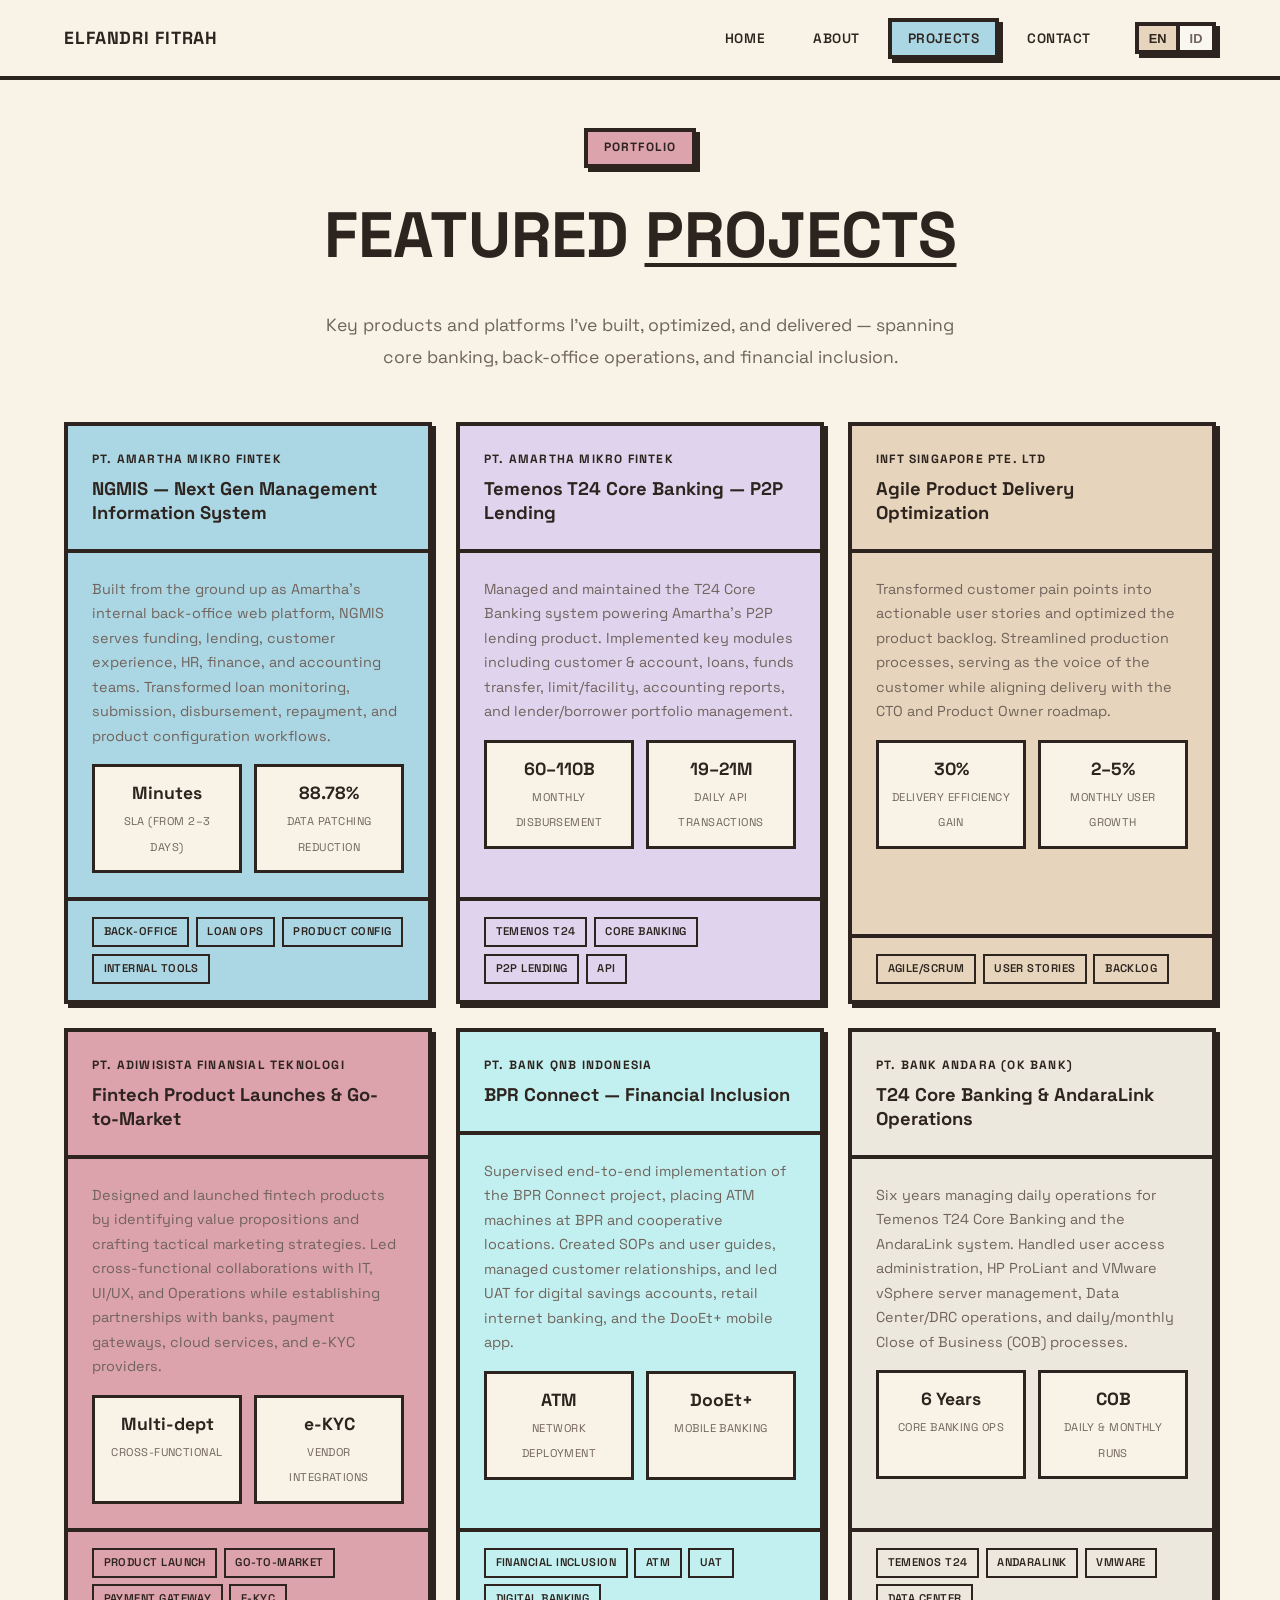
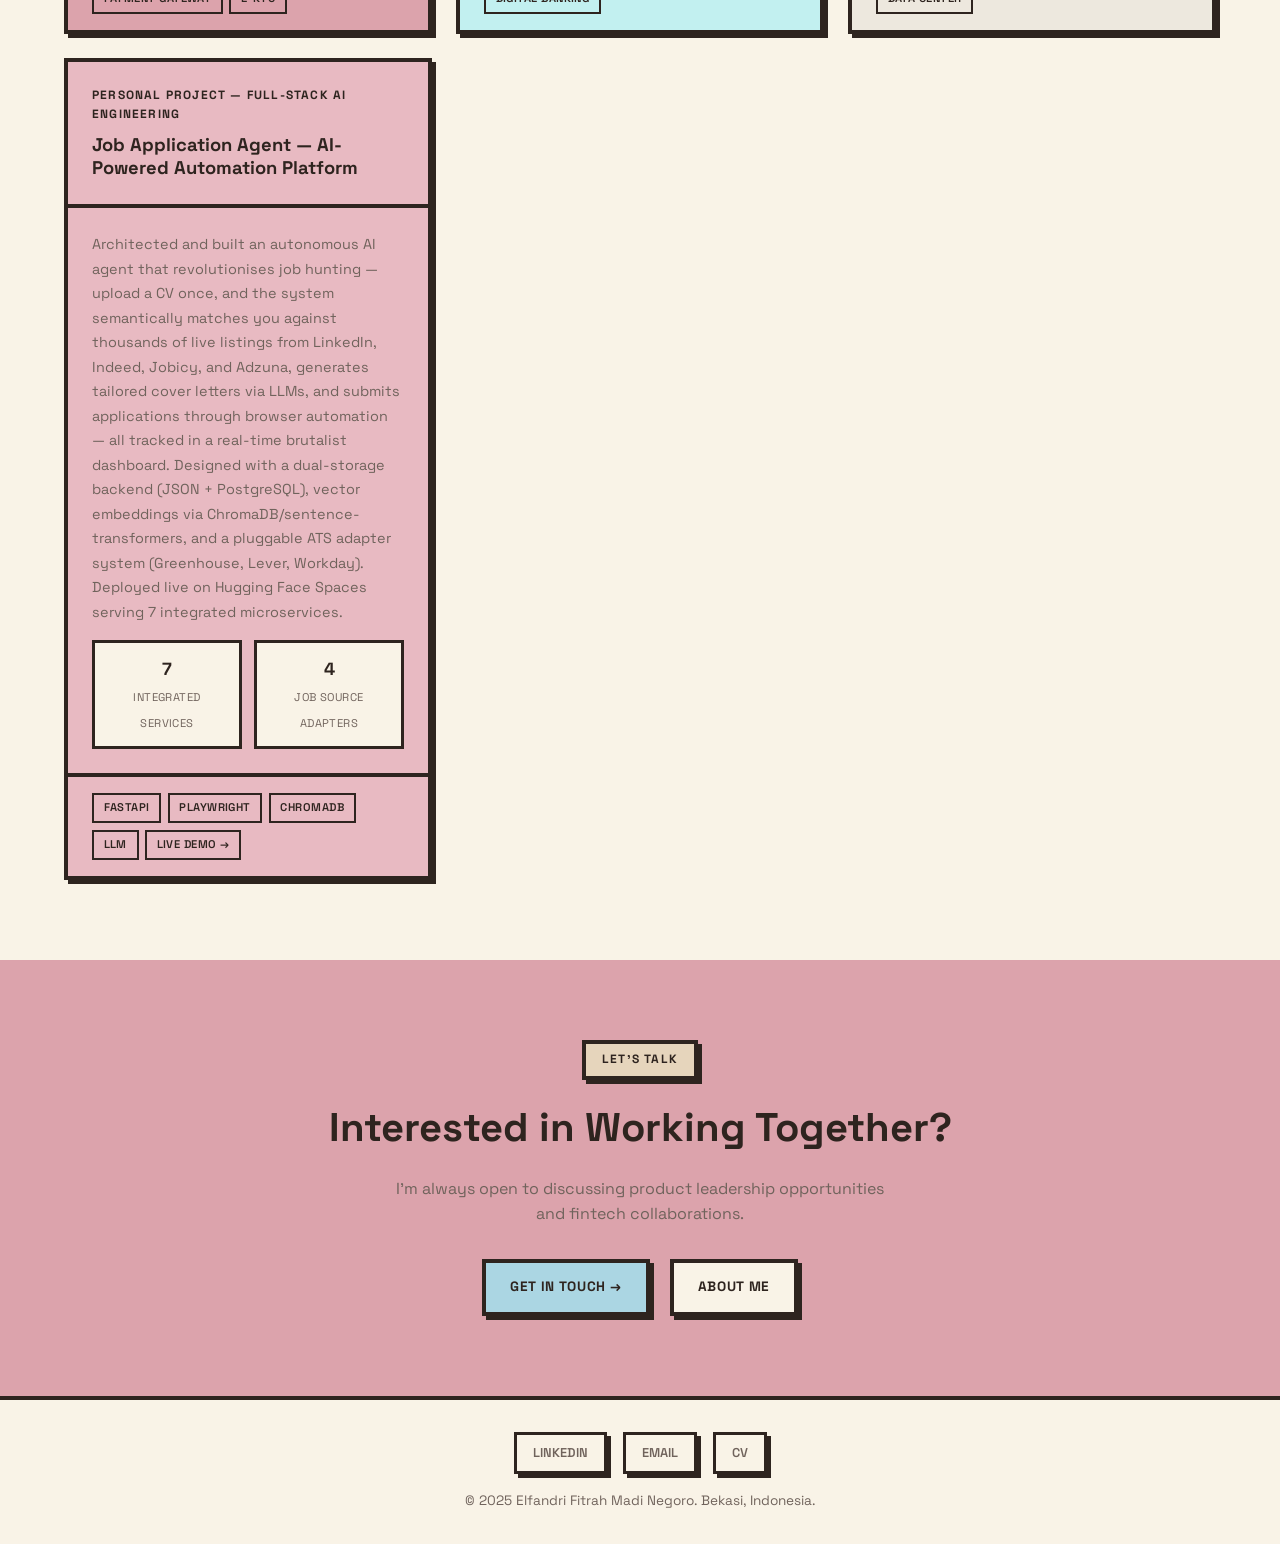
<file: portfolio.html>
<!DOCTYPE html>
<html lang="en">
<head>
  <meta charset="UTF-8">
  <meta name="viewport" content="width=device-width, initial-scale=1.0">

  <title>Projects | NGMIS, Temenos T24, Fintech Case Studies — Elfandri Fitrah</title>
  <meta name="description" content="Product management case studies by Elfandri Fitrah: NGMIS platform at Amartha, Temenos T24 P2P lending (60–110B IDR/month), INFT agile delivery, Adiwisista fintech launches, and BPR Connect financial inclusion.">
  <meta name="author" content="Elfandri Fitrah Madi Negoro">
  <meta name="keywords" content="NGMIS Amartha, Temenos T24 P2P lending, fintech product case study, BPR Connect, core banking project, product manager portfolio Indonesia">
  <meta name="robots" content="index, follow">
  <link rel="canonical" href="https://elfandrifitrah84.github.io/elfandri-portfolio/portfolio.html">

  <meta property="og:type" content="website">
  <meta property="og:url" content="https://elfandrifitrah84.github.io/elfandri-portfolio/portfolio.html">
  <meta property="og:title" content="Projects — Elfandri Fitrah | Fintech Product Portfolio">
  <meta property="og:description" content="NGMIS, Temenos T24 Core Banking, agile product delivery, and financial inclusion projects.">
  <meta property="og:image" content="https://elfandrifitrah84.github.io/elfandri-portfolio/images/og-image.svg">

  <meta name="twitter:card" content="summary_large_image">
  <meta name="twitter:title" content="Projects — Elfandri Fitrah">
  <meta name="twitter:description" content="Fintech product case studies: NGMIS, T24, P2P lending, financial inclusion.">

  <link rel="icon" type="image/svg+xml" href="favicon.svg">
  <link rel="preconnect" href="https://fonts.googleapis.com">
  <link rel="preconnect" href="https://fonts.gstatic.com" crossorigin>
  <link rel="stylesheet" href="css/style.css">

  <script type="application/ld+json">
  {
    "@context": "https://schema.org",
    "@type": "CollectionPage",
    "name": "Elfandri Fitrah — Product Projects Portfolio",
    "description": "Featured fintech and core banking projects by Senior Technical Product Manager Elfandri Fitrah Madi Negoro.",
    "url": "https://elfandrifitrah84.github.io/elfandri-portfolio/portfolio.html",
    "author": { "@id": "https://elfandrifitrah84.github.io/elfandri-portfolio/#person" },
    "breadcrumb": {
      "@type": "BreadcrumbList",
      "itemListElement": [
        { "@type": "ListItem", "position": 1, "name": "Home", "item": "https://elfandrifitrah84.github.io/elfandri-portfolio/" },
        { "@type": "ListItem", "position": 2, "name": "Projects", "item": "https://elfandrifitrah84.github.io/elfandri-portfolio/portfolio.html" }
      ]
    },
    "mainEntity": {
      "@type": "ItemList",
      "itemListElement": [
        { "@type": "ListItem", "position": 1, "name": "NGMIS — Next Gen Management Information System", "url": "https://elfandrifitrah84.github.io/elfandri-portfolio/portfolio.html#ngmis" },
        { "@type": "ListItem", "position": 2, "name": "Temenos T24 Core Banking — P2P Lending", "url": "https://elfandrifitrah84.github.io/elfandri-portfolio/portfolio.html#t24" },
        { "@type": "ListItem", "position": 3, "name": "Agile Product Delivery Optimization", "url": "https://elfandrifitrah84.github.io/elfandri-portfolio/portfolio.html#inft" },
        { "@type": "ListItem", "position": 4, "name": "Fintech Product Launches & Go-to-Market", "url": "https://elfandrifitrah84.github.io/elfandri-portfolio/portfolio.html#adiwisista" },
        { "@type": "ListItem", "position": 5, "name": "BPR Connect — Financial Inclusion", "url": "https://elfandrifitrah84.github.io/elfandri-portfolio/portfolio.html#bpr" },
        { "@type": "ListItem", "position": 6, "name": "T24 Core Banking & AndaraLink Operations", "url": "https://elfandrifitrah84.github.io/elfandri-portfolio/portfolio.html#andara" },
        { "@type": "ListItem", "position": 7, "name": "Job Application Agent — AI-Powered Automation Platform", "url": "https://elfandrifitrah84.github.io/elfandri-portfolio/portfolio.html#job-agent" }
      ]
    }
  }
  </script>
</head>
<body>

  <nav class="navbar" aria-label="Main navigation">
    <div class="container">
      <a href="index.html" class="nav-logo">Elfandri Fitrah</a>
      <button class="nav-toggle" aria-label="Toggle menu">☰</button>
      <ul class="nav-links">
        <li><a href="index.html" data-i18n="nav-home">Home</a></li>
        <li><a href="about.html" data-i18n="nav-about">About</a></li>
        <li><a href="portfolio.html" class="active" data-i18n="nav-projects">Projects</a></li>
        <li><a href="index.html#contact" data-i18n="nav-contact">Contact</a></li>
        <li class="lang-switcher">
          <button class="lang-btn active" data-lang="en">EN</button>
          <button class="lang-btn" data-lang="id">ID</button>
        </li>
      </ul>
    </div>
  </nav>

  <main id="main-content">
  <section class="page-hero" aria-label="Projects page introduction">
    <div class="container fade-in">
      <span class="sticker sticker-secondary" data-i18n="port-page-sticker">Portfolio</span>
      <h1 data-i18n="port-page-title">Featured <span class="underline-brutal">Projects</span></h1>
      <p style="color: var(--muted-fg); max-width: 640px; margin: 1.5rem auto 0; font-size: 1.1rem; line-height: 1.8;" data-i18n="port-page-desc">
        Key products and platforms I've built, optimized, and delivered — spanning core banking, back-office operations, and financial inclusion.
      </p>
    </div>
  </section>

  <section style="padding-top: 0;">
    <div class="container">
      <div class="projects-grid">

        <article class="project-card bg-primary fade-in" id="ngmis">
          <div class="project-card-header">
            <div class="project-company">PT. Amartha Mikro Fintek</div>
            <h3 data-i18n="port-ngmis-title">NGMIS — Next Gen Management Information System</h3>
          </div>
          <div class="project-card-body">
            <p data-i18n="port-ngmis-desc">Built from the ground up as Amartha's internal back-office web platform, NGMIS serves funding, lending, customer experience, HR, finance, and accounting teams. Transformed loan monitoring, submission, disbursement, repayment, and product configuration workflows.</p>
            <div class="project-metrics">
              <div class="project-metric"><strong>Minutes</strong><span data-i18n="port-ngmis-stat1">SLA (from 2–3 days)</span></div>
              <div class="project-metric"><strong>88.78%</strong><span data-i18n="port-ngmis-stat2">Data Patching Reduction</span></div>
            </div>
          </div>
          <div class="project-card-footer">
            <span class="tag" data-i18n="port-ngmis-tag1">Back-Office</span>
            <span class="tag" data-i18n="port-ngmis-tag2">Loan Ops</span>
            <span class="tag" data-i18n="port-ngmis-tag3">Product Config</span>
            <span class="tag" data-i18n="port-ngmis-tag4">Internal Tools</span>
          </div>
        </article>

        <article class="project-card bg-lavender fade-in" id="t24">
          <div class="project-card-header">
            <div class="project-company">PT. Amartha Mikro Fintek</div>
            <h3 data-i18n="port-t24-title">Temenos T24 Core Banking — P2P Lending</h3>
          </div>
          <div class="project-card-body">
            <p data-i18n="port-t24-desc">Managed and maintained the T24 Core Banking system powering Amartha's P2P lending product. Implemented key modules including customer & account, loans, funds transfer, limit/facility, accounting reports, and lender/borrower portfolio management.</p>
            <div class="project-metrics">
              <div class="project-metric"><strong>60–110B</strong><span data-i18n="proj-2-stat-1">Monthly Disbursement (IDR)</span></div>
              <div class="project-metric"><strong>19–21M</strong><span data-i18n="stat-3-label">Daily API Transactions</span></div>
            </div>
          </div>
          <div class="project-card-footer">
            <span class="tag" data-i18n="port-t24-tag1">Temenos T24</span>
            <span class="tag" data-i18n="port-t24-tag2">Core Banking</span>
            <span class="tag" data-i18n="port-t24-tag3">P2P Lending</span>
            <span class="tag" data-i18n="port-t24-tag4">API</span>
          </div>
        </article>

        <article class="project-card bg-accent fade-in" id="inft">
          <div class="project-card-header">
            <div class="project-company">INFT Singapore Pte. Ltd</div>
            <h3 data-i18n="port-inft-title">Agile Product Delivery Optimization</h3>
          </div>
          <div class="project-card-body">
            <p data-i18n="port-inft-desc">Transformed customer pain points into actionable user stories and optimized the product backlog. Streamlined production processes, serving as the voice of the customer while aligning delivery with the CTO and Product Owner roadmap.</p>
            <div class="project-metrics">
              <div class="project-metric"><strong>30%</strong><span data-i18n="port-inft-stat1">Delivery Efficiency Gain</span></div>
              <div class="project-metric"><strong>2–5%</strong><span data-i18n="port-inft-stat2">Monthly User Growth</span></div>
            </div>
          </div>
          <div class="project-card-footer">
            <span class="tag" data-i18n="port-inft-tag1">Agile/Scrum</span>
            <span class="tag" data-i18n="port-inft-tag2">User Stories</span>
            <span class="tag" data-i18n="port-inft-tag3">Backlog</span>
          </div>
        </article>

        <article class="project-card bg-secondary fade-in" id="adiwisista">
          <div class="project-card-header">
            <div class="project-company">PT. Adiwisista Finansial Teknologi</div>
            <h3 data-i18n="port-adiwisista-title">Fintech Product Launches & Go-to-Market</h3>
          </div>
          <div class="project-card-body">
            <p data-i18n="port-adiwisista-desc">Designed and launched fintech products by identifying value propositions and crafting tactical marketing strategies. Led cross-functional collaborations with IT, UI/UX, and Operations while establishing partnerships with banks, payment gateways, cloud services, and e-KYC providers.</p>
            <div class="project-metrics">
              <div class="project-metric"><strong>Multi-dept</strong><span data-i18n="port-adiwisista-stat1">Cross-functional</span></div>
              <div class="project-metric"><strong>e-KYC</strong><span data-i18n="port-adiwisista-stat2">Vendor Integrations</span></div>
            </div>
          </div>
          <div class="project-card-footer">
            <span class="tag" data-i18n="port-adiwisista-tag1">Product Launch</span>
            <span class="tag" data-i18n="port-adiwisista-tag2">Go-to-Market</span>
            <span class="tag" data-i18n="port-adiwisista-tag3">Payment Gateway</span>
            <span class="tag" data-i18n="port-adiwisista-tag4">e-KYC</span>
          </div>
        </article>

        <article class="project-card bg-cyan fade-in" id="bpr">
          <div class="project-card-header">
            <div class="project-company">PT. Bank QNB Indonesia</div>
            <h3 data-i18n="port-bpr-title">BPR Connect — Financial Inclusion</h3>
          </div>
          <div class="project-card-body">
            <p data-i18n="port-bpr-desc">Supervised end-to-end implementation of the BPR Connect project, placing ATM machines at BPR and cooperative locations. Created SOPs and user guides, managed customer relationships, and led UAT for digital savings accounts, retail internet banking, and the DooEt+ mobile app.</p>
            <div class="project-metrics">
              <div class="project-metric"><strong>ATM</strong><span data-i18n="port-bpr-stat1">Network Deployment</span></div>
              <div class="project-metric"><strong>DooEt+</strong><span data-i18n="port-bpr-stat2">Mobile Banking</span></div>
            </div>
          </div>
          <div class="project-card-footer">
            <span class="tag" data-i18n="port-bpr-tag1">Financial Inclusion</span>
            <span class="tag" data-i18n="port-bpr-tag2">ATM</span>
            <span class="tag" data-i18n="port-bpr-tag3">UAT</span>
            <span class="tag" data-i18n="port-bpr-tag4">Digital Banking</span>
          </div>
        </article>

        <article class="project-card bg-muted fade-in" id="andara">
          <div class="project-card-header">
            <div class="project-company">PT. Bank Andara (OK Bank)</div>
            <h3 data-i18n="port-andara-title">T24 Core Banking & AndaraLink Operations</h3>
          </div>
          <div class="project-card-body">
            <p data-i18n="port-andara-desc">Six years managing daily operations for Temenos T24 Core Banking and the AndaraLink system. Handled user access administration, HP ProLiant and VMware vSphere server management, Data Center/DRC operations, and daily/monthly Close of Business (COB) processes.</p>
            <div class="project-metrics">
              <div class="project-metric"><strong>6 Years</strong><span data-i18n="port-andara-stat1">Core Banking Ops</span></div>
              <div class="project-metric"><strong>COB</strong><span data-i18n="port-andara-stat2">Daily & Monthly Runs</span></div>
            </div>
          </div>
          <div class="project-card-footer">
            <span class="tag" data-i18n="port-andara-tag1">Temenos T24</span>
            <span class="tag" data-i18n="port-andara-tag2">AndaraLink</span>
            <span class="tag" data-i18n="port-andara-tag3">VMware</span>
            <span class="tag" data-i18n="port-andara-tag4">Data Center</span>
          </div>
        </article>

        <article class="project-card bg-rose fade-in" id="job-agent">
          <div class="project-card-header">
            <div class="project-company">Personal Project — Full-Stack AI Engineering</div>
            <h3>Job Application Agent — AI-Powered Automation Platform</h3>
          </div>
          <div class="project-card-body">
            <p>Architected and built an autonomous AI agent that revolutionises job hunting — upload a CV once, and the system semantically matches you against thousands of live listings from LinkedIn, Indeed, Jobicy, and Adzuna, generates tailored cover letters via LLMs, and submits applications through browser automation — all tracked in a real-time brutalist dashboard. Designed with a dual-storage backend (JSON + PostgreSQL), vector embeddings via ChromaDB/sentence-transformers, and a pluggable ATS adapter system (Greenhouse, Lever, Workday). Deployed live on Hugging Face Spaces serving 7 integrated microservices.</p>
            <div class="project-metrics">
              <div class="project-metric"><strong>7</strong><span>Integrated Services</span></div>
              <div class="project-metric"><strong>4</strong><span>Job Source Adapters</span></div>
            </div>
          </div>
          <div class="project-card-footer">
            <span class="tag">FastAPI</span>
            <span class="tag">Playwright</span>
            <span class="tag">ChromaDB</span>
            <span class="tag">LLM</span>
            <a href="https://elfandrifitrah-job-agent-dashboard.hf.space/dashboard/live-jobs.html" target="_blank" rel="noopener" class="tag tag-link">Live Demo →</a>
          </div>
        </article>

      </div>
    </div>
  </section>

  <!-- CTA -->
  <section class="bg-secondary">
    <div class="container text-center fade-in">
      <span class="sticker sticker-accent" data-i18n="port-cta-sticker">Let's Talk</span>
      <h2 style="font-size: clamp(1.75rem, 4vw, 2.5rem); font-weight: 700; margin: 1rem 0;" data-i18n="port-cta-title">Interested in Working Together?</h2>
      <p style="color: var(--muted-fg); max-width: 500px; margin: 0 auto 2rem;" data-i18n="port-cta-desc">
        I'm always open to discussing product leadership opportunities and fintech collaborations.
      </p>
      <a href="mailto:elfandrifitrah@gmail.com" class="brutal-btn brutal-btn-primary" data-i18n="btn-get-in-touch">Get in Touch →</a>
      <a href="about.html" class="brutal-btn brutal-btn-outline" style="margin-left: 1rem;" data-i18n="btn-about-me">About Me</a>
    </div>
  </section>
  </main>

  <footer class="footer" role="contentinfo">
    <div class="container">
      <div class="footer-social">
        <a href="https://www.linkedin.com/in/elfandrifitrah84/" target="_blank" rel="noopener">LinkedIn</a>
        <a href="mailto:elfandrifitrah@gmail.com">Email</a>
        <a href="Elfandri_Fitrah_Madi_Negoro_Product_Manager_2025.pdf" target="_blank" rel="noopener">CV</a>
      </div>
      <p>&copy; 2025 Elfandri Fitrah Madi Negoro. Bekasi, Indonesia.</p>
    </div>
  </footer>

  <script src="js/i18n.js"></script>
  <script src="js/main.js"></script>
</body>
</html>
</file>
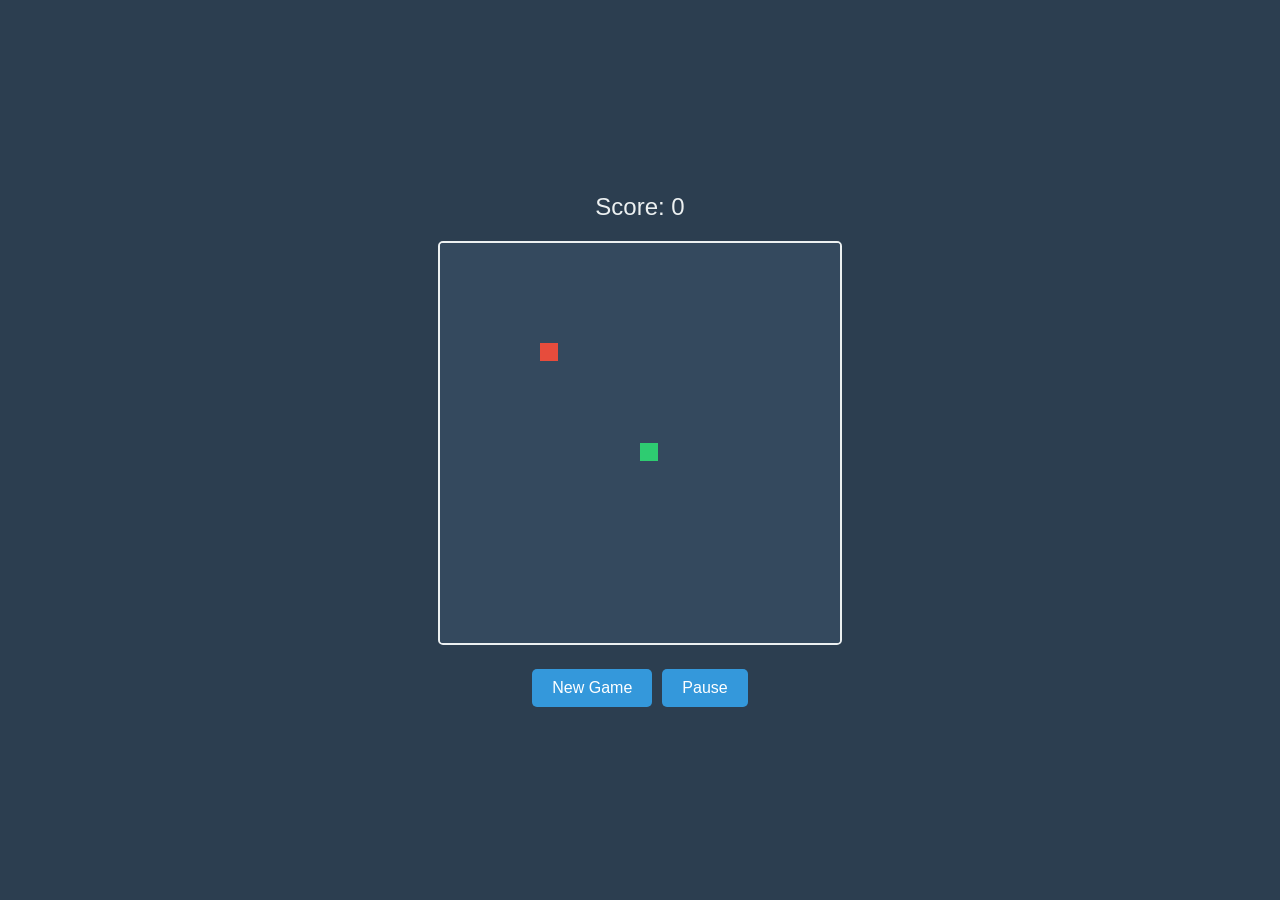
<file: snake.html>
<!DOCTYPE html>
<html lang="en">
<head>
    <meta charset="UTF-8">
    <meta name="viewport" content="width=device-width, initial-scale=1.0">
    <meta name="robots" content="noindex, nofollow">
    <title>Snake Game</title>
    <style>
        body {
            display: flex;
            flex-direction: column;
            align-items: center;
            justify-content: center;
            height: 100vh;
            margin: 0;
            background-color: #2c3e50;
            font-family: Arial, sans-serif;
        }

        #game-container {
            position: relative;
        }

        #game-canvas {
            border: 2px solid #ecf0f1;
            border-radius: 5px;
            background-color: #34495e;
        }

        #score {
            color: #ecf0f1;
            font-size: 24px;
            margin-bottom: 20px;
        }

        #controls {
            margin-top: 20px;
            display: flex;
            gap: 10px;
        }

        button {
            padding: 10px 20px;
            font-size: 16px;
            border: none;
            border-radius: 5px;
            background-color: #3498db;
            color: white;
            cursor: pointer;
            transition: background-color 0.3s;
        }

        button:hover {
            background-color: #2980b9;
        }
    </style>
</head>
<body>
    <div id="score">Score: 0</div>
    <div id="game-container">
        <canvas id="game-canvas" width="400" height="400"></canvas>
    </div>
    <div id="controls">
        <button onclick="resetGame()">New Game</button>
        <button onclick="togglePause()">Pause</button>
    </div>
    <script src="game.js"></script>
</body>
</html>
</file>
<file: css/style.css>
@import url('https://fonts.googleapis.com/css2?family=Inter:wght@400;500;600;700&family=Space+Grotesk:wght@400;500;600;700&family=Space+Mono:wght@400;700&display=swap');

:root {
  --background: hsl(40, 60%, 94%);
  --foreground: hsl(20, 20%, 15%);
  --card: hsl(40, 50%, 96%);
  --primary: hsl(194, 50%, 78%);
  --primary-fg: hsl(20, 20%, 15%);
  --secondary: hsl(350, 45%, 75%);
  --secondary-fg: hsl(20, 20%, 15%);
  --accent: hsl(35, 45%, 82%);
  --accent-fg: hsl(20, 20%, 15%);
  --lavender: hsl(270, 45%, 88%);
  --lavender-fg: hsl(20, 20%, 15%);
  --cyan: hsl(180, 60%, 85%);
  --cyan-fg: hsl(20, 20%, 15%);
  --muted: hsl(40, 30%, 90%);
  --muted-fg: hsl(20, 10%, 40%);
  --border: hsl(20, 20%, 15%);
  --shadow-brutal: 4px 4px 0 0 hsl(20, 20%, 15%);
  --shadow-brutal-lg: 6px 6px 0 0 hsl(20, 20%, 15%);
  --shadow-brutal-xl: 8px 8px 0 0 hsl(20, 20%, 15%);
  --radius: 1rem;
  --nav-height: 80px;
  --transition: 0.15s ease;
}

*, *::before, *::after {
  box-sizing: border-box;
  margin: 0;
  padding: 0;
}

html {
  scroll-behavior: smooth;
}

body {
  font-family: 'Space Grotesk', sans-serif;
  background: var(--background);
  color: var(--foreground);
  line-height: 1.6;
  overflow-x: hidden;
}

a {
  color: inherit;
  text-decoration: none;
}

img {
  max-width: 100%;
  display: block;
}

.container {
  width: 100%;
  max-width: 1200px;
  margin: 0 auto;
  padding: 0 1.5rem;
}

/* Brutal utilities */
.brutal-border {
  border: 4px solid var(--border);
}

.brutal-shadow {
  box-shadow: var(--shadow-brutal);
}

.brutal-shadow-lg {
  box-shadow: var(--shadow-brutal-lg);
}

.brutal-card {
  border: 4px solid var(--border);
  background: var(--card);
  box-shadow: var(--shadow-brutal);
  transition: all var(--transition);
}

.brutal-card:hover {
  box-shadow: var(--shadow-brutal-lg);
  transform: translate(-2px, -2px);
}

.brutal-btn {
  display: inline-flex;
  align-items: center;
  gap: 0.5rem;
  padding: 0.85rem 1.5rem;
  border: 4px solid var(--border);
  font-family: inherit;
  font-weight: 700;
  font-size: 0.85rem;
  text-transform: uppercase;
  letter-spacing: 0.05em;
  cursor: pointer;
  box-shadow: var(--shadow-brutal);
  transition: all var(--transition);
}

.brutal-btn:hover {
  transform: translate(-2px, -2px);
  box-shadow: var(--shadow-brutal-lg);
}

.brutal-btn:active {
  transform: translate(2px, 2px);
  box-shadow: none;
}

.brutal-btn-primary {
  background: var(--primary);
  color: var(--primary-fg);
}

.brutal-btn-secondary {
  background: var(--secondary);
  color: var(--secondary-fg);
}

.brutal-btn-outline {
  background: var(--background);
  color: var(--foreground);
}

.sticker {
  display: inline-block;
  padding: 0.4rem 1rem;
  border: 4px solid var(--border);
  font-weight: 700;
  font-size: 0.75rem;
  text-transform: uppercase;
  letter-spacing: 0.1em;
  box-shadow: var(--shadow-brutal);
}

.sticker-primary { background: var(--primary); }
.sticker-secondary { background: var(--secondary); }
.sticker-accent { background: var(--accent); }
.sticker-lavender { background: var(--lavender); }

.underline-brutal {
  text-decoration: underline;
  text-decoration-thickness: 4px;
  text-underline-offset: 6px;
}

.bg-primary { background: var(--primary); }
.bg-secondary { background: var(--secondary); }
.bg-accent { background: var(--accent); }
.bg-lavender { background: var(--lavender); }
.bg-cyan { background: var(--cyan); }
.bg-muted { background: var(--muted); }
.bg-rose { background: hsl(350, 50%, 82%); }

.tag-link {
  text-decoration: none;
  transition: all 0.2s ease;
}
.tag-link:hover {
  background: var(--border) !important;
  color: var(--bg) !important;
  transform: translate(-2px, -2px);
  box-shadow: 4px 4px 0 0 var(--border);
}

/* Navigation */
.navbar {
  position: fixed;
  top: 0;
  left: 0;
  right: 0;
  height: var(--nav-height);
  background: var(--background);
  border-bottom: 4px solid var(--border);
  z-index: 1000;
  display: flex;
  align-items: center;
}

.navbar .container {
  display: flex;
  align-items: center;
  justify-content: space-between;
}

.nav-logo {
  font-weight: 700;
  font-size: 1.1rem;
  text-transform: uppercase;
  letter-spacing: 0.05em;
}

.nav-links {
  display: flex;
  align-items: center;
  gap: 0.5rem;
  list-style: none;
}

.nav-links a {
  padding: 0.5rem 1rem;
  font-weight: 600;
  font-size: 0.85rem;
  text-transform: uppercase;
  letter-spacing: 0.04em;
  border: 4px solid transparent;
  transition: all var(--transition);
}

.nav-links a:hover,
.nav-links a.active {
  border-color: var(--border);
  background: var(--primary);
  box-shadow: var(--shadow-brutal);
}

.lang-switcher {
  display: flex;
  align-items: center;
  margin-left: 1rem;
  border: 4px solid var(--border);
  background: var(--card);
  box-shadow: var(--shadow-brutal);
}

.lang-btn {
  padding: 0.3rem 0.6rem;
  font-weight: 700;
  font-size: 0.8rem;
  cursor: pointer;
  background: transparent;
  border: none;
  border-right: 4px solid var(--border);
  color: var(--muted-fg);
  transition: all var(--transition);
}

.lang-btn:last-child {
  border-right: none;
}

.lang-btn.active,
.lang-btn:hover {
  background: var(--accent);
  color: var(--foreground);
}

.nav-toggle {
  display: none;
  background: var(--primary);
  border: 4px solid var(--border);
  padding: 0.5rem 0.75rem;
  font-size: 1.25rem;
  cursor: pointer;
  box-shadow: var(--shadow-brutal);
}

/* Hero */
.hero {
  min-height: 100vh;
  padding-top: var(--nav-height);
  position: relative;
  overflow: hidden;
}

.hero-grid {
  display: grid;
  grid-template-columns: 1fr 1fr;
  gap: 3rem;
  align-items: center;
  min-height: calc(100vh - var(--nav-height));
  padding: 4rem 0;
}

.hero-badges {
  display: flex;
  flex-wrap: wrap;
  gap: 0.75rem;
  margin-bottom: 2rem;
}

.hero-badge {
  display: inline-flex;
  align-items: center;
  gap: 0.4rem;
  padding: 0.5rem 1rem;
  border: 4px solid var(--border);
  border-radius: 100px;
  font-weight: 700;
  font-size: 0.75rem;
  text-transform: uppercase;
  letter-spacing: 0.06em;
  box-shadow: var(--shadow-brutal);
}

.hero h1 {
  font-size: clamp(2.5rem, 7vw, 5.5rem);
  font-weight: 700;
  text-transform: uppercase;
  letter-spacing: 0.02em;
  line-height: 1;
  margin-bottom: 1.5rem;
}

.hero h1 .title-line {
  display: block;
}

.hero h1 .subtitle {
  display: block;
  font-size: clamp(1rem, 2.5vw, 1.5rem);
  margin-top: 1rem;
  letter-spacing: 0.04em;
}

.hero-description {
  font-size: clamp(1rem, 2vw, 1.2rem);
  line-height: 1.75;
  max-width: 540px;
  margin-bottom: 2rem;
  color: var(--muted-fg);
}

.hero-actions {
  display: flex;
  flex-wrap: wrap;
  gap: 1rem;
}

/* Avatar frame */
.avatar-frame {
  position: relative;
  aspect-ratio: 1;
  max-width: 400px;
  margin: 0 auto;
}

.avatar-frame .layer-back {
  position: absolute;
  inset: 0;
  background: var(--secondary);
  border: 4px solid var(--border);
  border-radius: 1.5rem;
  transform: rotate(3deg);
  box-shadow: var(--shadow-brutal-lg);
}

.avatar-frame .layer-mid {
  position: absolute;
  inset: 0;
  background: var(--accent);
  border: 4px solid var(--border);
  border-radius: 1.5rem;
  transform: rotate(-3deg);
  box-shadow: var(--shadow-brutal-lg);
}

.avatar-frame .layer-front {
  position: relative;
  width: 100%;
  height: 100%;
  background: var(--primary);
  border: 4px solid var(--border);
  border-radius: 1.5rem;
  overflow: hidden;
  box-shadow: var(--shadow-brutal-xl);
  display: flex;
  align-items: center;
  justify-content: center;
}

.avatar-initials {
  font-size: clamp(4rem, 12vw, 7rem);
  font-weight: 700;
  text-transform: uppercase;
  color: var(--primary-fg);
  letter-spacing: -0.02em;
}

/* Marquee */
.marquee-wrap {
  border-top: 4px solid var(--border);
  border-bottom: 4px solid var(--border);
  overflow: hidden;
  background: var(--muted);
  padding: 1rem 0;
}

.marquee {
  display: flex;
  width: max-content;
  animation: marquee 30s linear infinite;
}

.marquee-reverse {
  animation-direction: reverse;
  background: var(--secondary);
}

.marquee-item {
  flex-shrink: 0;
  padding: 0 2rem;
  font-size: clamp(1.1rem, 3vw, 1.75rem);
  font-weight: 900;
  text-transform: uppercase;
  letter-spacing: 0.08em;
  opacity: 0.5;
  white-space: nowrap;
}

@keyframes marquee {
  from { transform: translateX(0); }
  to { transform: translateX(-50%); }
}

/* Sections */
section {
  padding: 5rem 0;
  position: relative;
}

.section-header {
  text-align: center;
  margin-bottom: 3rem;
}

.section-header h2 {
  font-size: clamp(2rem, 5vw, 3.5rem);
  font-weight: 700;
  margin-top: 1rem;
}

.section-header p {
  color: var(--muted-fg);
  max-width: 600px;
  margin: 1rem auto 0;
  font-size: 1.05rem;
}

/* Featured work grid */
.featured-grid {
  display: grid;
  grid-template-columns: repeat(auto-fit, minmax(260px, 1fr));
  gap: 1.5rem;
}

.featured-card {
  padding: 1.5rem;
  border: 4px solid var(--border);
  height: 100%;
  box-shadow: var(--shadow-brutal);
  transition: all var(--transition);
}

.featured-card:hover {
  transform: translate(-4px, -4px) rotate(1deg);
  box-shadow: var(--shadow-brutal-lg);
}

.featured-card:nth-child(even):hover {
  transform: translate(-4px, -4px) rotate(-1deg);
}

.featured-icon {
  display: inline-flex;
  padding: 0.75rem;
  background: var(--background);
  border: 4px solid var(--border);
  margin-bottom: 1rem;
  box-shadow: var(--shadow-brutal);
  font-size: 1.5rem;
}

.featured-card h3 {
  font-size: 1.1rem;
  font-weight: 700;
  text-transform: uppercase;
  letter-spacing: 0.04em;
  margin-bottom: 0.75rem;
}

.featured-card p {
  font-size: 0.9rem;
  line-height: 1.7;
  opacity: 0.9;
}

/* Stats */
.stats-grid {
  display: grid;
  grid-template-columns: repeat(auto-fit, minmax(200px, 1fr));
  gap: 1rem;
}

.stat-card {
  padding: 1.75rem 1rem;
  border: 4px solid var(--border);
  text-align: center;
  background: var(--lavender);
  box-shadow: var(--shadow-brutal);
  transition: all var(--transition);
}

.stat-card:hover {
  transform: translate(-3px, -3px) rotate(2deg);
  box-shadow: var(--shadow-brutal-lg);
}

.stat-card:nth-child(even):hover {
  transform: translate(-3px, -3px) rotate(-2deg);
}

.stat-number {
  font-size: clamp(2rem, 4vw, 2.75rem);
  font-weight: 700;
  line-height: 1.1;
}

.stat-label {
  font-size: 0.8rem;
  font-weight: 600;
  text-transform: uppercase;
  letter-spacing: 0.05em;
  margin-top: 0.5rem;
  opacity: 0.8;
}

/* About preview */
.about-preview-grid {
  display: grid;
  grid-template-columns: 1fr 1fr;
  gap: 3rem;
  align-items: center;
}

.about-highlights {
  display: flex;
  flex-direction: column;
  gap: 1rem;
}

.about-highlight {
  display: flex;
  align-items: flex-start;
  gap: 1rem;
  padding: 1.25rem;
  border: 4px solid var(--border);
  background: var(--card);
  box-shadow: var(--shadow-brutal);
}

.about-highlight-icon {
  font-size: 1.25rem;
  flex-shrink: 0;
}

.about-highlight h4 {
  font-size: 0.95rem;
  font-weight: 700;
  margin-bottom: 0.25rem;
}

.about-highlight p {
  font-size: 0.85rem;
  color: var(--muted-fg);
}

/* Projects */
.projects-grid {
  display: grid;
  grid-template-columns: repeat(auto-fill, minmax(320px, 1fr));
  gap: 1.5rem;
}

.project-card {
  border: 4px solid var(--border);
  overflow: hidden;
  box-shadow: var(--shadow-brutal);
  transition: all var(--transition);
  cursor: pointer;
  display: flex;
  flex-direction: column;
}

.project-card:hover {
  transform: translate(-4px, -4px);
  box-shadow: var(--shadow-brutal-lg);
}

.project-card-header {
  padding: 1.5rem;
  border-bottom: 4px solid var(--border);
}

.project-company {
  font-size: 0.75rem;
  font-weight: 700;
  text-transform: uppercase;
  letter-spacing: 0.1em;
  margin-bottom: 0.5rem;
}

.project-card h3 {
  font-size: 1.15rem;
  font-weight: 700;
  line-height: 1.3;
}

.project-card-body {
  padding: 1.5rem;
  flex: 1;
}

.project-card-body p {
  font-size: 0.9rem;
  color: var(--muted-fg);
  line-height: 1.7;
}

.project-metrics {
  display: grid;
  grid-template-columns: 1fr 1fr;
  gap: 0.75rem;
  margin-top: 1rem;
}

.project-metric {
  padding: 0.75rem;
  border: 3px solid var(--border);
  text-align: center;
  background: var(--background);
}

.project-metric strong {
  display: block;
  font-size: 1.1rem;
}

.project-metric span {
  font-size: 0.7rem;
  text-transform: uppercase;
  letter-spacing: 0.04em;
  color: var(--muted-fg);
}

.project-card-footer {
  padding: 1rem 1.5rem;
  border-top: 4px solid var(--border);
  display: flex;
  flex-wrap: wrap;
  gap: 0.4rem;
}

.tag {
  font-size: 0.7rem;
  font-weight: 600;
  padding: 0.25rem 0.6rem;
  border: 2px solid var(--border);
  text-transform: uppercase;
  letter-spacing: 0.04em;
}

/* Timeline */
.timeline {
  position: relative;
  padding-left: 2rem;
}

.timeline::before {
  content: '';
  position: absolute;
  left: 0;
  top: 0;
  bottom: 0;
  width: 4px;
  background: var(--border);
}

.timeline-item {
  position: relative;
  margin-bottom: 2rem;
  padding: 1.5rem;
  border: 4px solid var(--border);
  background: var(--card);
  box-shadow: var(--shadow-brutal);
  margin-left: 1rem;
}

.timeline-item::before {
  content: '';
  position: absolute;
  left: -2.35rem;
  top: 1.75rem;
  width: 16px;
  height: 16px;
  background: var(--primary);
  border: 4px solid var(--border);
}

.timeline-header {
  display: flex;
  flex-wrap: wrap;
  justify-content: space-between;
  gap: 0.5rem;
  margin-bottom: 0.5rem;
}

.timeline-company {
  font-weight: 700;
  font-size: 1.05rem;
}

.timeline-period {
  font-size: 0.8rem;
  font-weight: 600;
  text-transform: uppercase;
  letter-spacing: 0.05em;
  background: var(--accent);
  padding: 0.2rem 0.6rem;
  border: 2px solid var(--border);
}

.timeline-role {
  font-weight: 600;
  margin-bottom: 0.75rem;
  color: var(--muted-fg);
}

.timeline-desc {
  font-size: 0.9rem;
  line-height: 1.7;
  color: var(--muted-fg);
}

/* Skills */
.skills-grid {
  display: grid;
  grid-template-columns: repeat(auto-fill, minmax(250px, 1fr));
  gap: 1rem;
}

.skill-card {
  padding: 1.5rem;
  border: 4px solid var(--border);
  background: var(--card);
  box-shadow: var(--shadow-brutal);
}

.skill-card h4 {
  font-size: 0.9rem;
  font-weight: 700;
  text-transform: uppercase;
  letter-spacing: 0.05em;
  margin-bottom: 0.75rem;
}

.skill-list {
  display: flex;
  flex-wrap: wrap;
  gap: 0.4rem;
  list-style: none;
}

.skill-list li {
  font-size: 0.75rem;
  font-weight: 600;
  padding: 0.3rem 0.6rem;
  border: 2px solid var(--border);
  background: var(--muted);
}

/* Contact */
.contact-grid {
  display: grid;
  grid-template-columns: 1fr 1fr;
  gap: 2rem;
}

.contact-links {
  display: flex;
  flex-direction: column;
  gap: 1rem;
}

.contact-link {
  display: flex;
  align-items: center;
  gap: 1rem;
  padding: 1.25rem;
  border: 4px solid var(--border);
  background: var(--card);
  box-shadow: var(--shadow-brutal);
  transition: all var(--transition);
}

.contact-link:hover {
  transform: translate(-3px, -3px);
  box-shadow: var(--shadow-brutal-lg);
  background: var(--primary);
}

.contact-link-icon {
  font-size: 1.25rem;
  flex-shrink: 0;
}

.contact-link-text span {
  display: block;
  font-size: 0.75rem;
  font-weight: 600;
  text-transform: uppercase;
  letter-spacing: 0.06em;
  opacity: 0.7;
}

.contact-link-text strong {
  font-size: 0.95rem;
}

/* Education */
.education-card {
  display: flex;
  gap: 1.5rem;
  align-items: center;
  padding: 2rem;
  border: 4px solid var(--border);
  background: var(--lavender);
  box-shadow: var(--shadow-brutal);
  max-width: 600px;
}

.education-icon {
  font-size: 2rem;
  flex-shrink: 0;
}

/* Page hero (inner pages) */
.page-hero {
  padding-top: calc(var(--nav-height) + 3rem);
  padding-bottom: 3rem;
  text-align: center;
}

.page-hero h1 {
  font-size: clamp(2.5rem, 6vw, 4rem);
  font-weight: 700;
  text-transform: uppercase;
  margin-top: 1rem;
}

/* Footer */
.footer {
  padding: 2rem 0;
  border-top: 4px solid var(--border);
  text-align: center;
  font-size: 0.85rem;
  color: var(--muted-fg);
}

.footer-social {
  display: flex;
  justify-content: center;
  gap: 1rem;
  margin-bottom: 1rem;
}

.footer-social a {
  padding: 0.5rem 1rem;
  border: 3px solid var(--border);
  font-weight: 600;
  font-size: 0.8rem;
  text-transform: uppercase;
  box-shadow: var(--shadow-brutal);
  transition: all var(--transition);
}

.footer-social a:hover {
  background: var(--primary);
  transform: translate(-2px, -2px);
}

.text-center { text-align: center; }
.mt-4 { margin-top: 2rem; }

/* Animations */
.fade-in {
  opacity: 0;
  transform: translateY(24px);
  transition: opacity 0.5s ease, transform 0.5s ease;
}

.fade-in.visible {
  opacity: 1;
  transform: translateY(0);
}

/* Responsive */
@media (max-width: 900px) {
  .hero-grid,
  .about-preview-grid,
  .contact-grid {
    grid-template-columns: 1fr;
  }

  .hero-grid {
    padding: 2rem 0;
    min-height: auto;
  }

  .avatar-frame {
    max-width: 280px;
    order: -1;
  }
}

@media (max-width: 768px) {
  .nav-links {
    display: none;
    position: absolute;
    top: var(--nav-height);
    left: 0;
    right: 0;
    flex-direction: column;
    background: var(--background);
    border-bottom: 4px solid var(--border);
    padding: 1rem;
  }

  .nav-links.open {
    display: flex;
  }

  .nav-toggle {
    display: block;
  }

  .projects-grid {
    grid-template-columns: 1fr;
  }
}
</file>
